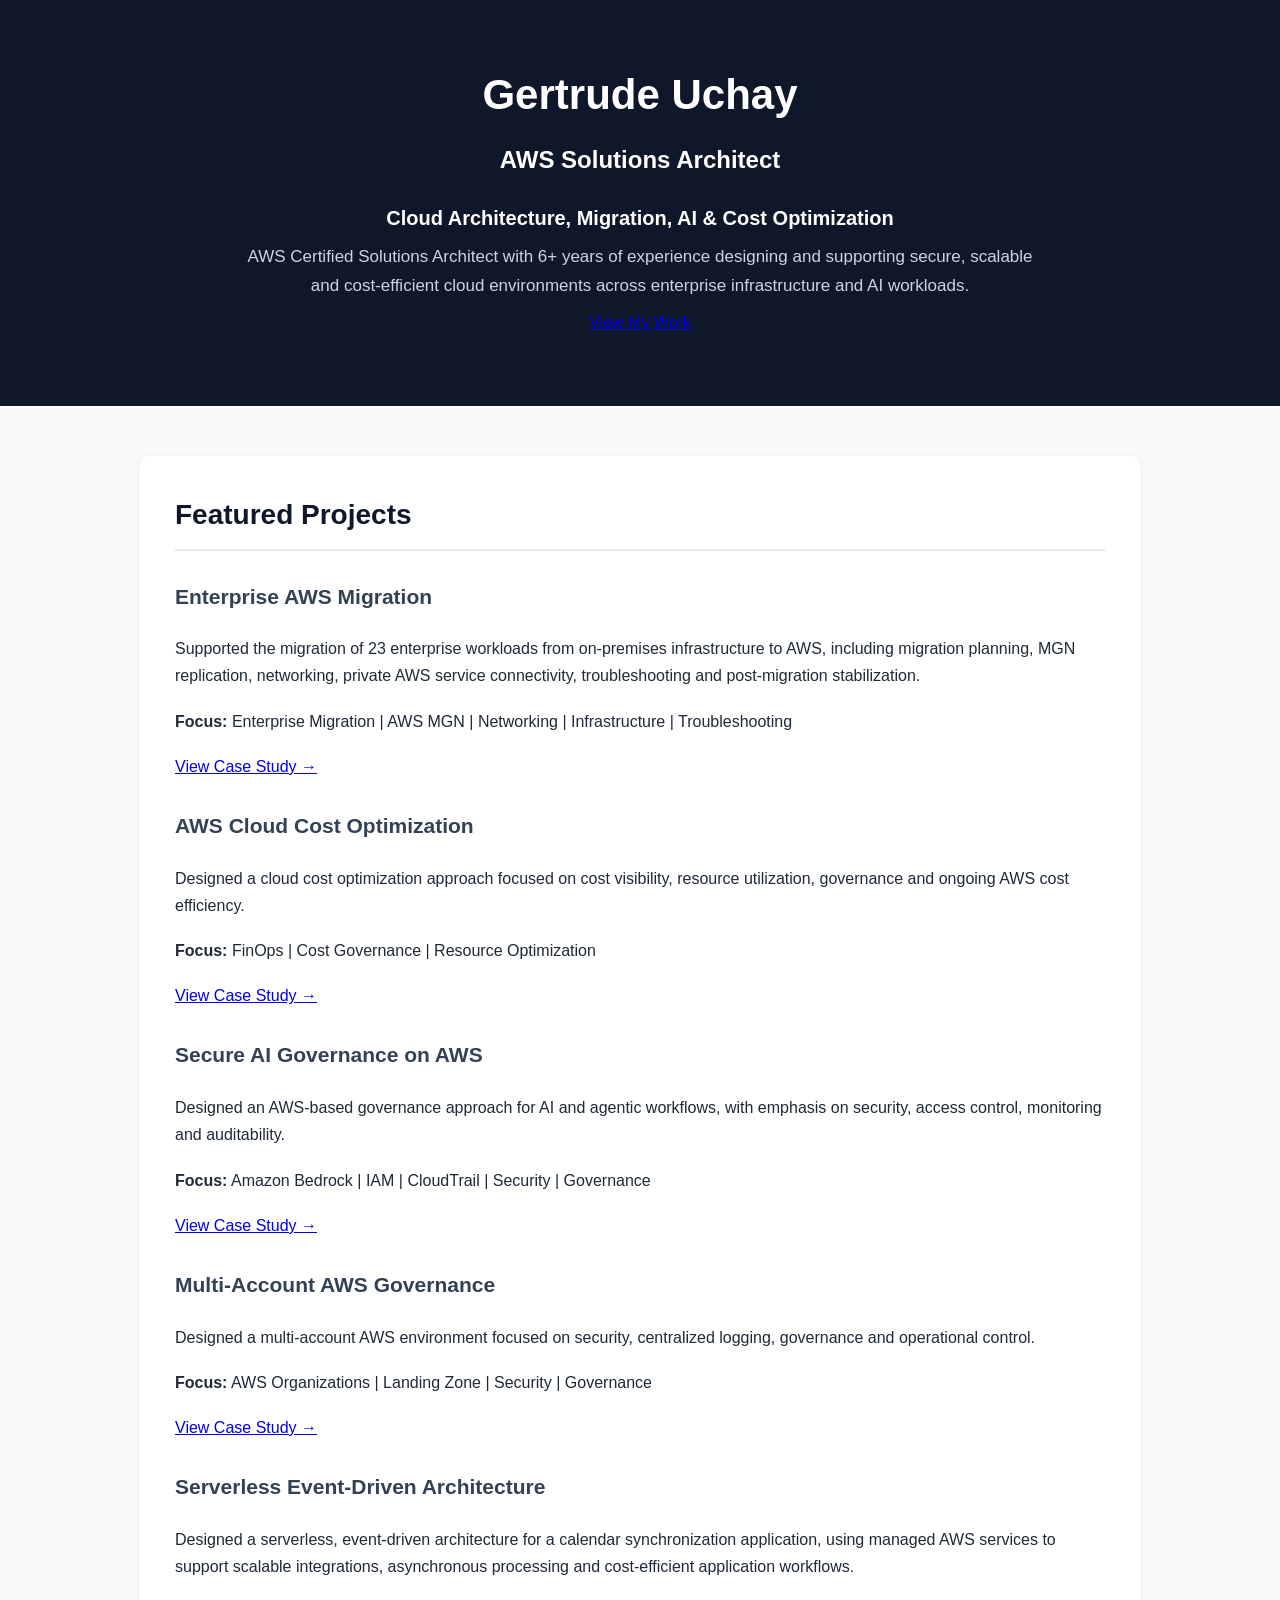
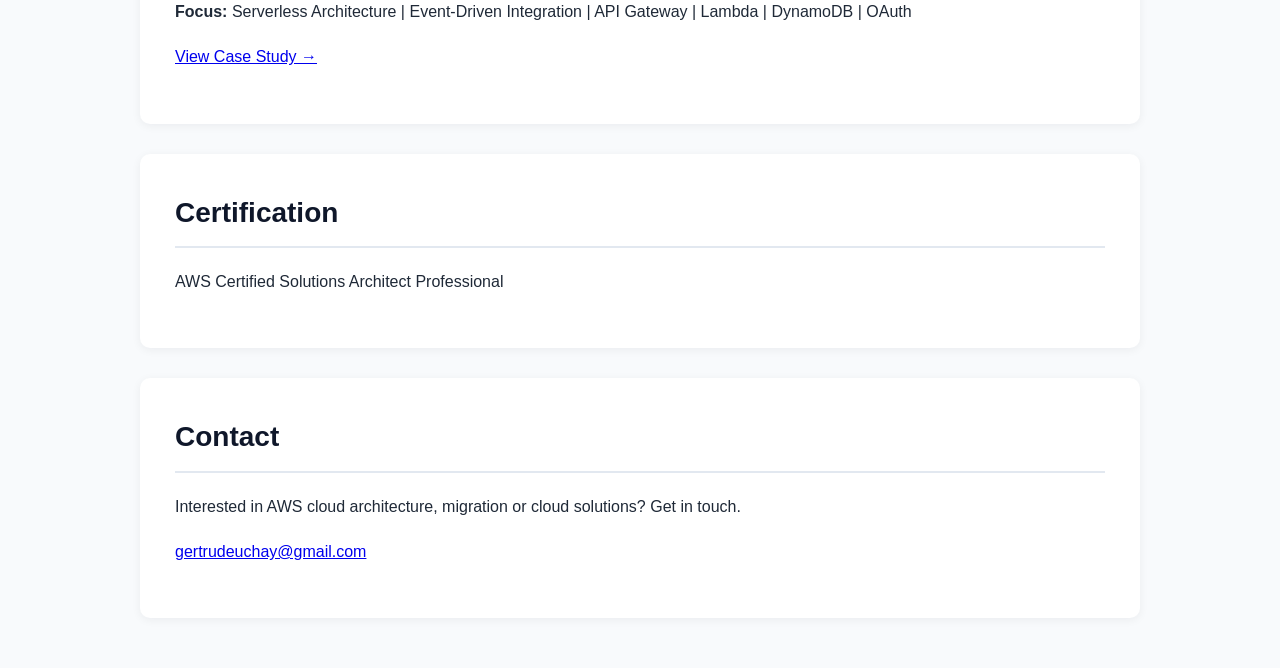
<file: index.html>
<!DOCTYPE html>
<html lang="en">

<head>
    <meta charset="UTF-8">
    <link rel="stylesheet" href="style.css">
    <meta name="viewport" content="width=device-width, initial-scale=1.0">
    <title>Gertrude Uchay | AWS Solutions Architect</title>
</head>

<body>

    <header>
        <h1>Gertrude Uchay</h1>

        <h2>AWS Solutions Architect</h2>

        <p>
            Cloud Architecture, Migration, AI & Cost Optimization
        </p>

        <p>
            AWS Certified Solutions Architect with 6+ years of experience
            designing and supporting secure, scalable and cost-efficient
            cloud environments across enterprise infrastructure and AI
            workloads.
        </p>

        <a href="#projects">View My Work</a>
    </header>


    <main>

        <section id="projects">
            <h2>Featured Projects</h2>


            <div class="project">
                <h3>Enterprise AWS Migration</h3>

                <p>
                    Supported the migration of 23 enterprise workloads from
                    on-premises infrastructure to AWS, including migration
                    planning, MGN replication, networking, private AWS service
                    connectivity, troubleshooting and post-migration
                    stabilization.
                </p>

                <p>
                    <strong>Focus:</strong>
                    Enterprise Migration | AWS MGN | Networking |
                    Infrastructure | Troubleshooting
                </p>

                <p>
                    <a href="projects/enterprise-aws-migration/">
                        View Case Study →
                    </a>
                </p>
            </div>


            <div class="project">
                <h3>AWS Cloud Cost Optimization</h3>

                <p>
                    Designed a cloud cost optimization approach focused on
                    cost visibility, resource utilization, governance and
                    ongoing AWS cost efficiency.
                </p>

                <p>
                    <strong>Focus:</strong>
                    FinOps | Cost Governance | Resource Optimization
                </p>

                <p>
                    <a href="projects/aws-cost-optimization/">
                        View Case Study →
                    </a>
                </p>
            </div>


            <div class="project">
                <h3>Secure AI Governance on AWS</h3>

                <p>
                    Designed an AWS-based governance approach for AI and
                    agentic workflows, with emphasis on security, access
                    control, monitoring and auditability.
                </p>

                <p>
                    <strong>Focus:</strong>
                    Amazon Bedrock | IAM | CloudTrail | Security |
                    Governance
                </p>

                <p>
                    <a href="projects/secure-ai-governance/">
                        View Case Study →
                    </a>
                </p>
            </div>


            <div class="project">
                <h3>Multi-Account AWS Governance</h3>

                <p>
                    Designed a multi-account AWS environment focused on
                    security, centralized logging, governance and operational
                    control.
                </p>

                <p>
                    <strong>Focus:</strong>
                    AWS Organizations | Landing Zone | Security |
                    Governance
                </p>

                <p>
                    <a href="projects/multi-account-governance/">
                        View Case Study →
                    </a>
                </p>
            </div>


            <div class="project">
                <h3>Serverless Event-Driven Architecture</h3>

                <p>
                    Designed a serverless, event-driven architecture for a
                    calendar synchronization application, using managed AWS
                    services to support scalable integrations, asynchronous
                    processing and cost-efficient application workflows.
                </p>

                <p>
                    <strong>Focus:</strong>
                    Serverless Architecture | Event-Driven Integration |
                    API Gateway | Lambda | DynamoDB | OAuth
                </p>

                <p>
                    <a href="projects/calendar-sync/">
                        View Case Study →
                    </a>
                </p>
            </div>

        </section>


        <section>
            <h2>Certification</h2>

            <p>
                AWS Certified Solutions Architect Professional
            </p>
        </section>


        <section>
            <h2>Contact</h2>

            <p>
                Interested in AWS cloud architecture, migration or
                cloud solutions? Get in touch.
            </p>

            <p>
                <a href="mailto:gertrudeuchay@gmail.com">
                    gertrudeuchay@gmail.com
                </a>
            </p>
        </section>

    </main>

</body>
</html>
</file>
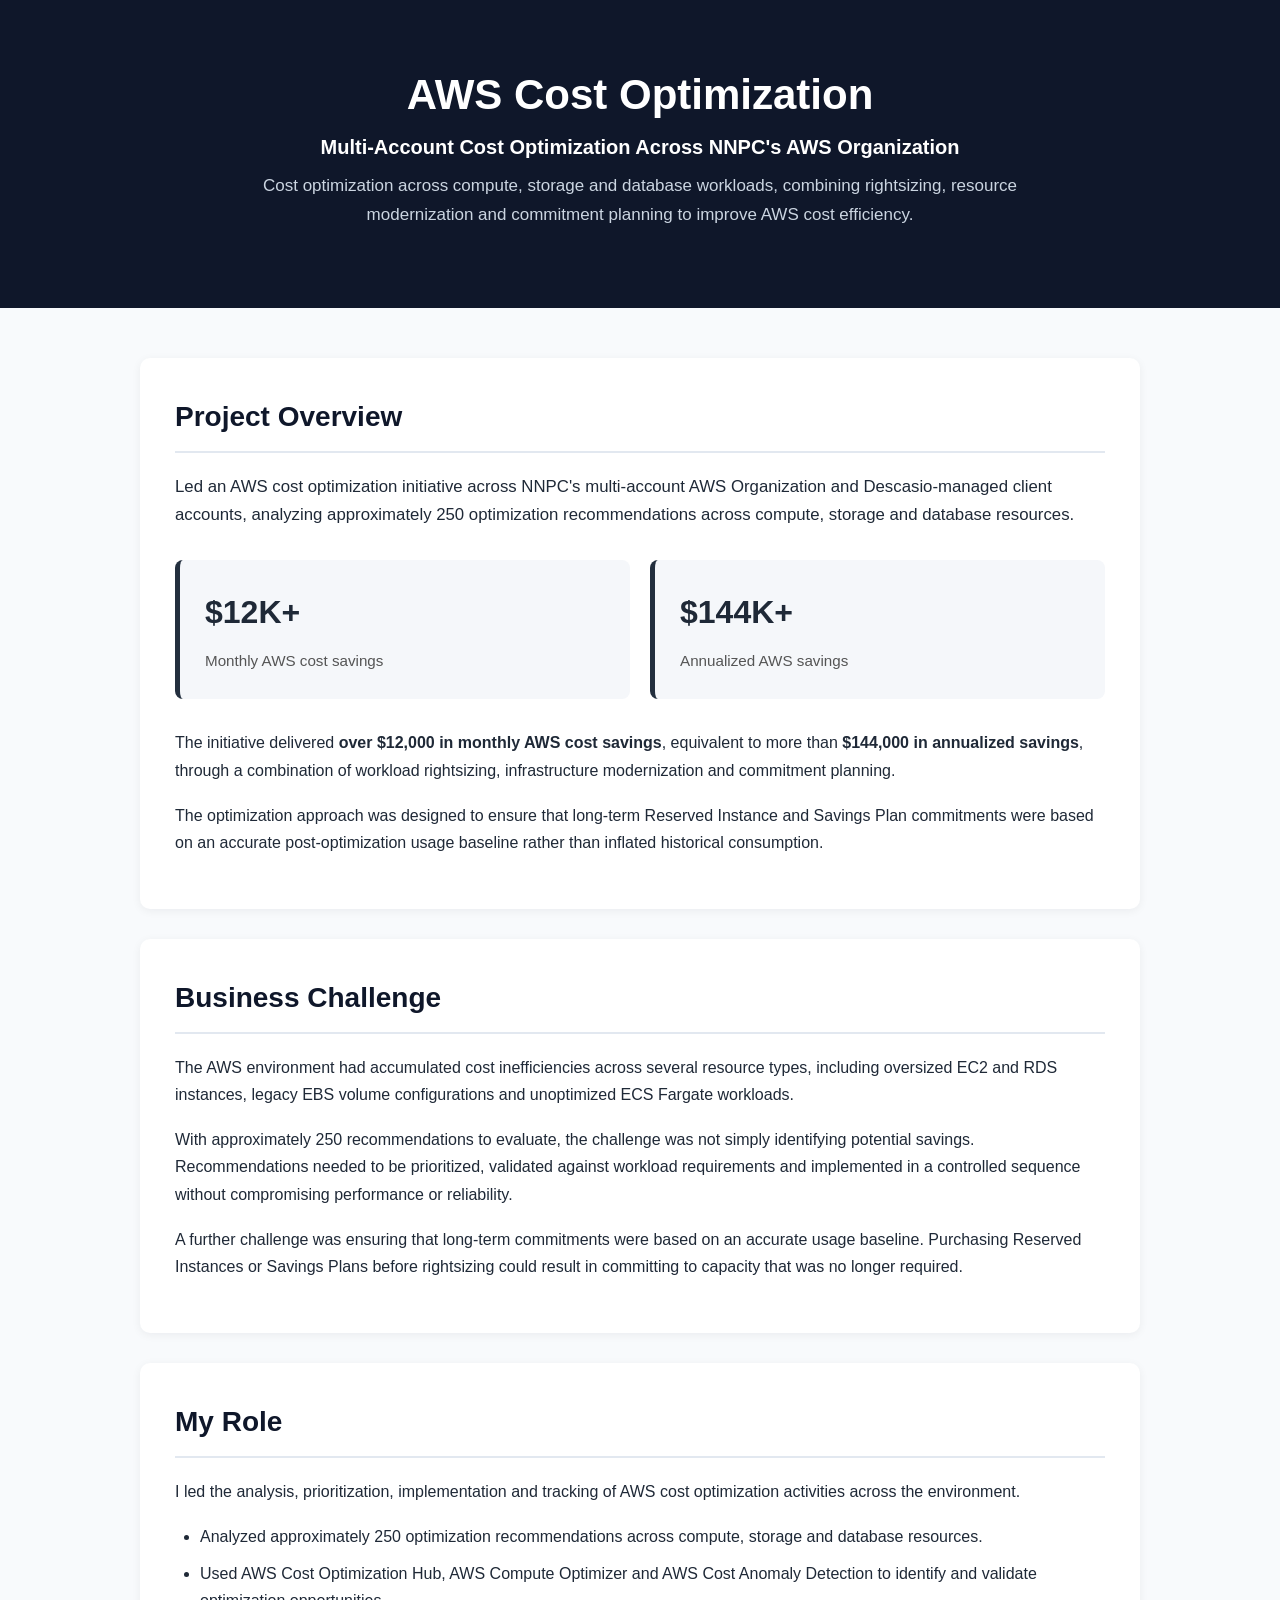
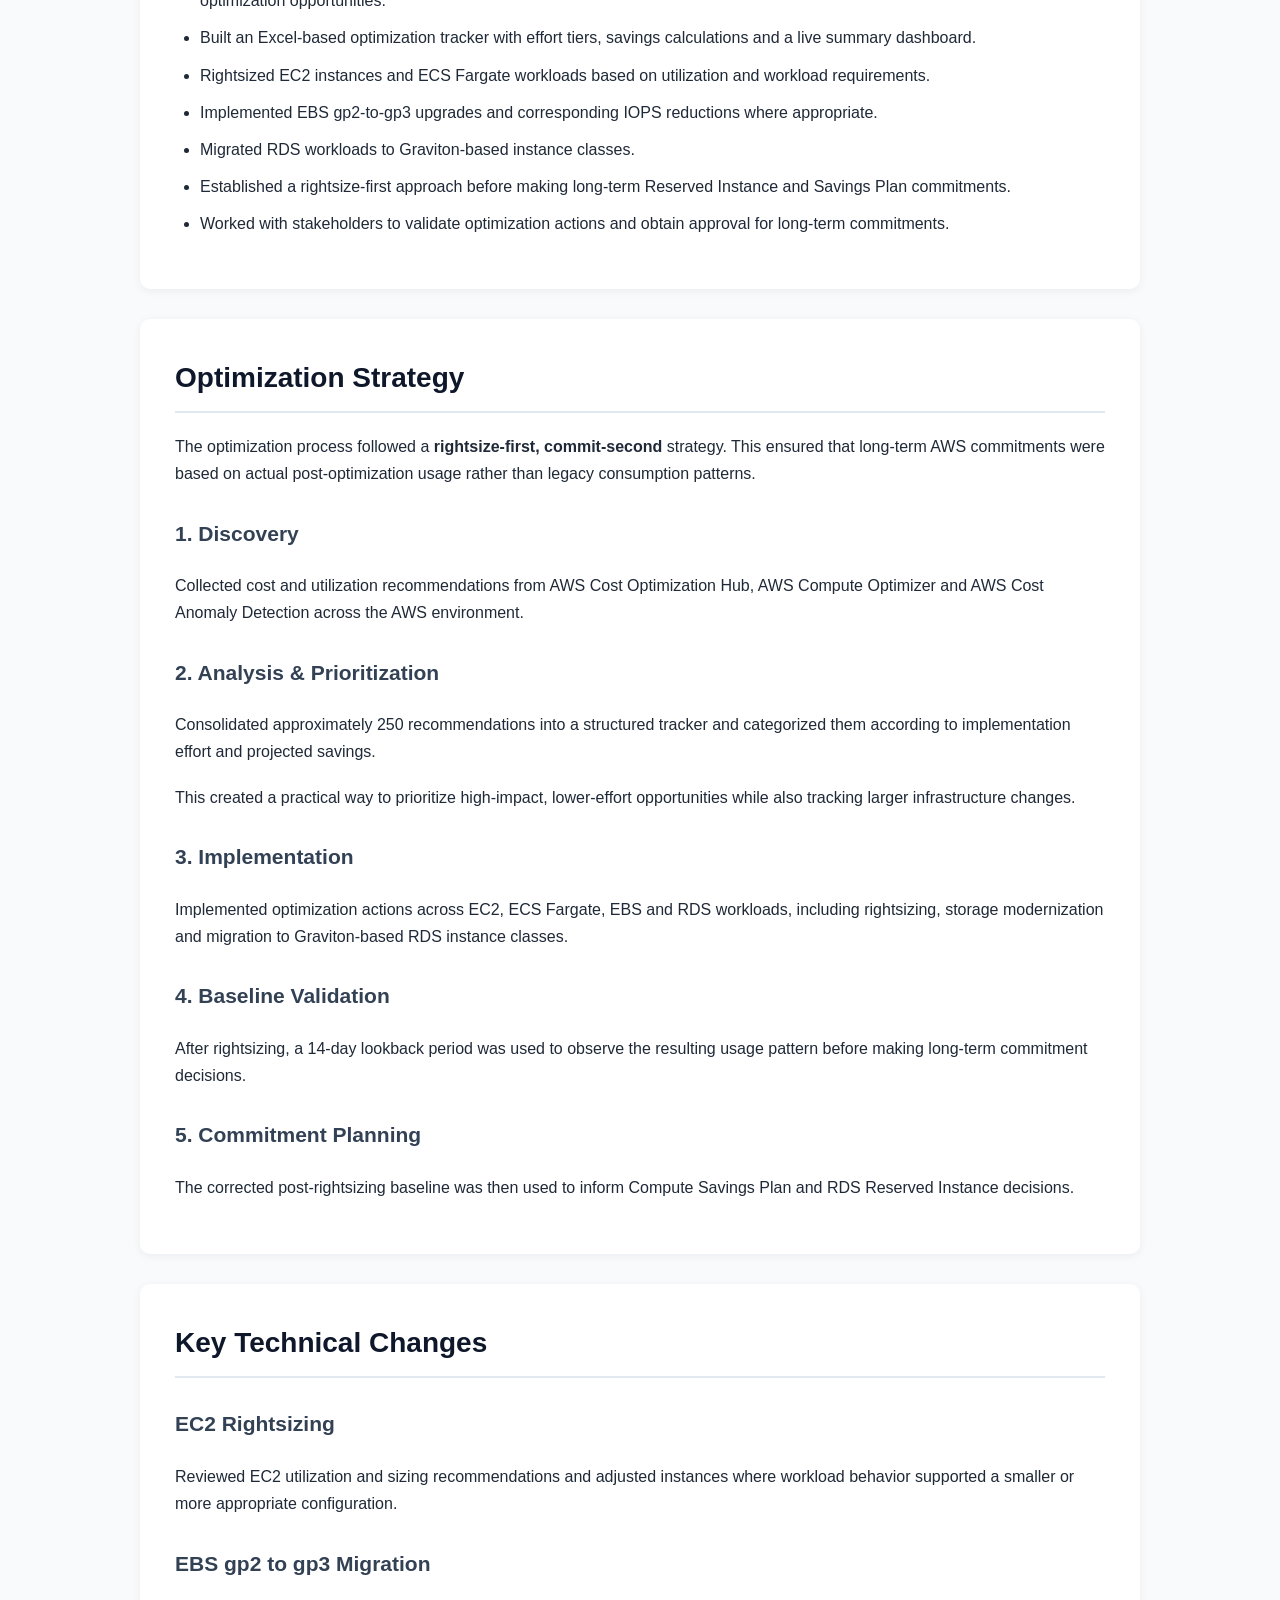
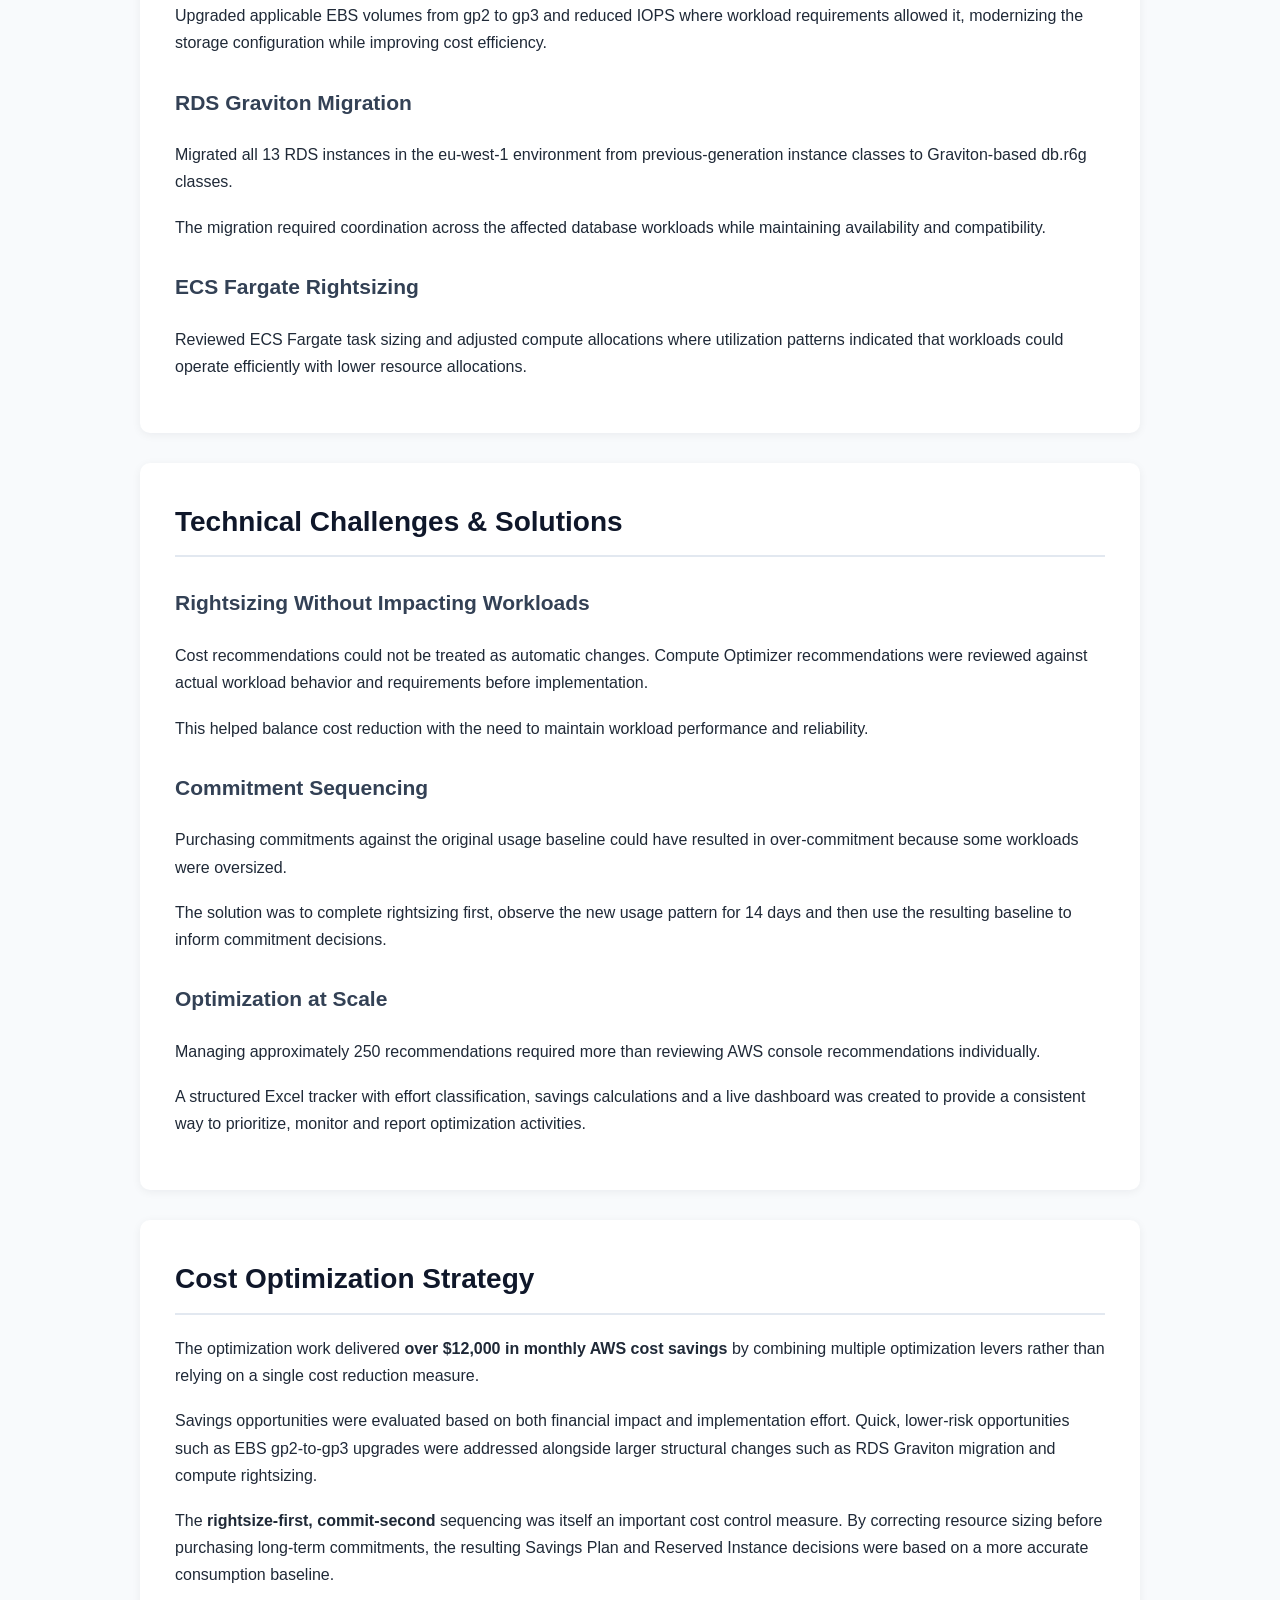
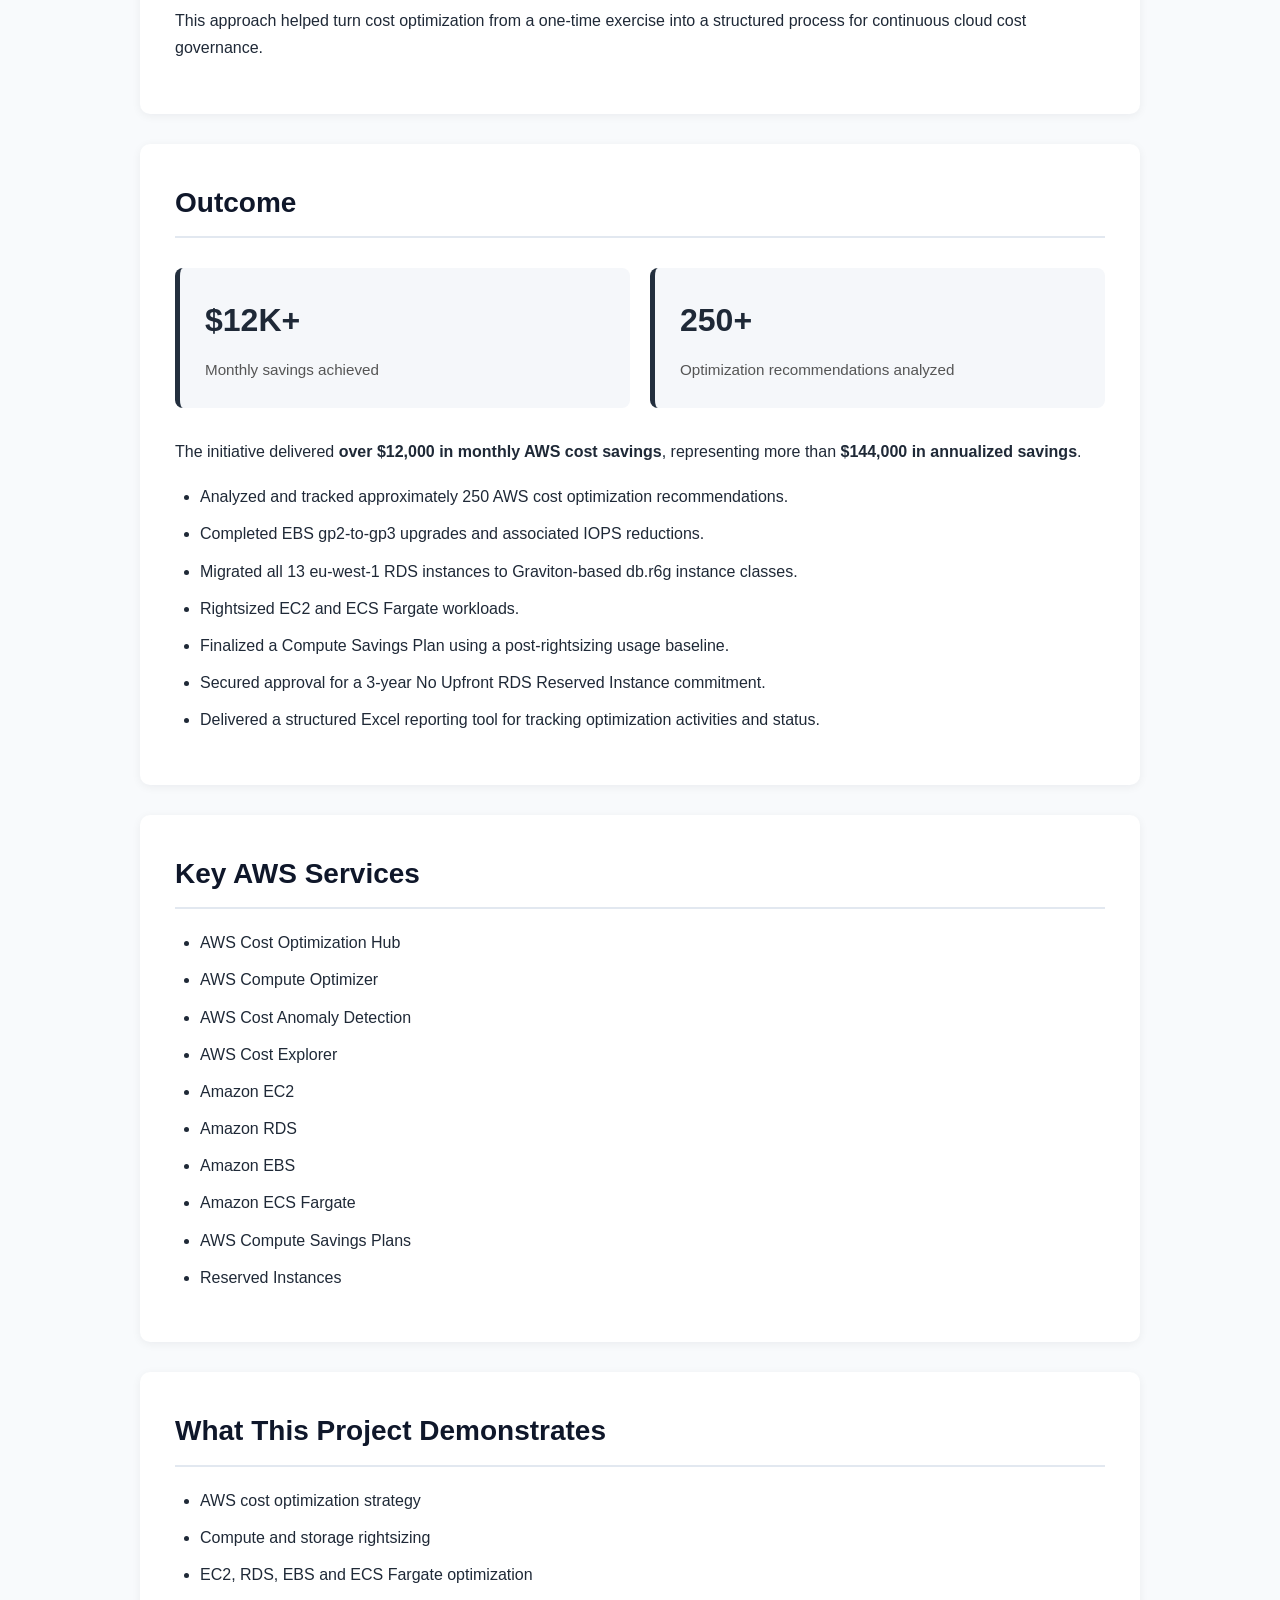
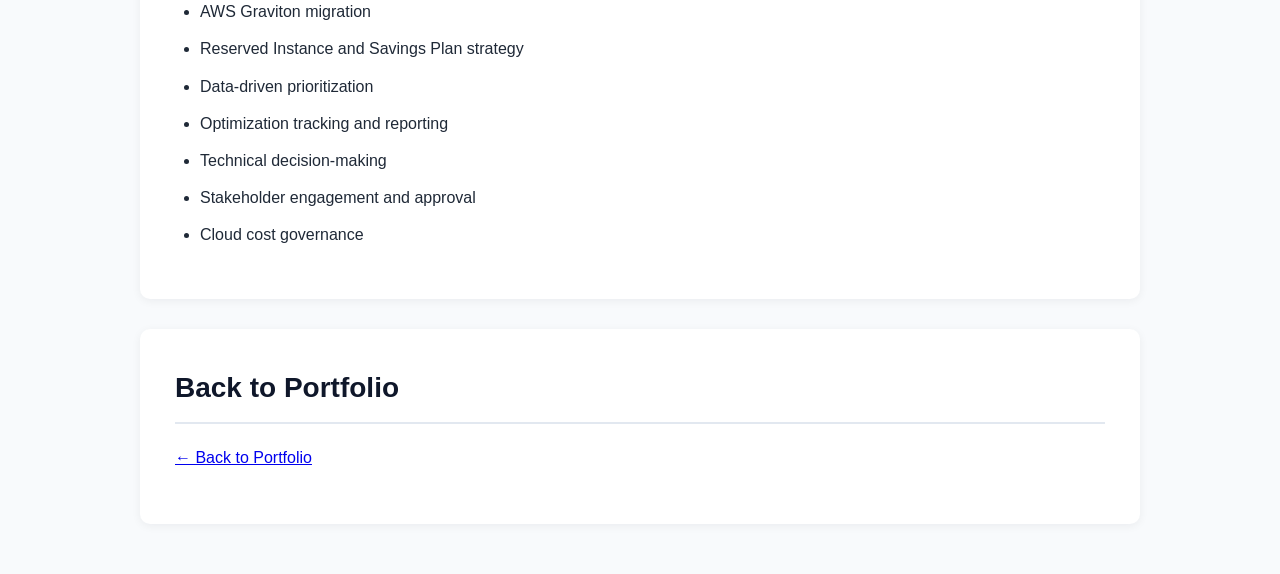
<file: projects/aws-cost-optimization/index.html>
<!DOCTYPE html>
<html lang="en">

<head>
    <meta charset="UTF-8">
    <link rel="stylesheet" href="../../style.css">
    <meta name="viewport" content="width=device-width, initial-scale=1.0">
    <title>AWS Cost Optimization | Gertrude Uchay</title>

    <style>
        .impact-highlight {
            display: grid;
            grid-template-columns: repeat(2, 1fr);
            gap: 20px;
            margin: 30px 0;
        }

        .impact-card {
            background: #f5f7fa;
            border-left: 5px solid #232f3e;
            padding: 25px;
            border-radius: 8px;
        }

        .impact-card .number {
            display: block;
            font-size: 2rem;
            font-weight: 700;
            margin-bottom: 8px;
        }

        .impact-card .label {
            font-size: 0.95rem;
            color: #555;
        }

        .project-summary {
            font-size: 1.05rem;
            line-height: 1.7;
        }

        .highlight {
            font-weight: 700;
        }

        @media (max-width: 700px) {
            .impact-highlight {
                grid-template-columns: 1fr;
            }
        }
    </style>
</head>

<body>

<header>
    <h1>AWS Cost Optimization</h1>

    <p>Multi-Account Cost Optimization Across NNPC's AWS Organization</p>

    <p>
        Cost optimization across compute, storage and database workloads,
        combining rightsizing, resource modernization and commitment planning
        to improve AWS cost efficiency.
    </p>
</header>


<main>

    <section>
        <h2>Project Overview</h2>

        <p class="project-summary">
            Led an AWS cost optimization initiative across NNPC's multi-account
            AWS Organization and Descasio-managed client accounts, analyzing
            approximately 250 optimization recommendations across compute,
            storage and database resources.
        </p>

        <div class="impact-highlight">

            <div class="impact-card">
                <span class="number">$12K+</span>
                <span class="label">Monthly AWS cost savings</span>
            </div>

            <div class="impact-card">
                <span class="number">$144K+</span>
                <span class="label">Annualized AWS savings</span>
            </div>

        </div>

        <p>
            The initiative delivered <strong>over $12,000 in monthly AWS cost
            savings</strong>, equivalent to more than <strong>$144,000 in
            annualized savings</strong>, through a combination of workload
            rightsizing, infrastructure modernization and commitment planning.
        </p>

        <p>
            The optimization approach was designed to ensure that long-term
            Reserved Instance and Savings Plan commitments were based on an
            accurate post-optimization usage baseline rather than inflated
            historical consumption.
        </p>
    </section>


    <section>
        <h2>Business Challenge</h2>

        <p>
            The AWS environment had accumulated cost inefficiencies across
            several resource types, including oversized EC2 and RDS instances,
            legacy EBS volume configurations and unoptimized ECS Fargate
            workloads.
        </p>

        <p>
            With approximately 250 recommendations to evaluate, the challenge
            was not simply identifying potential savings. Recommendations
            needed to be prioritized, validated against workload requirements
            and implemented in a controlled sequence without compromising
            performance or reliability.
        </p>

        <p>
            A further challenge was ensuring that long-term commitments were
            based on an accurate usage baseline. Purchasing Reserved Instances
            or Savings Plans before rightsizing could result in committing to
            capacity that was no longer required.
        </p>
    </section>


    <section>
        <h2>My Role</h2>

        <p>
            I led the analysis, prioritization, implementation and tracking of
            AWS cost optimization activities across the environment.
        </p>

        <ul>
            <li>
                Analyzed approximately 250 optimization recommendations across
                compute, storage and database resources.
            </li>

            <li>
                Used AWS Cost Optimization Hub, AWS Compute Optimizer and AWS
                Cost Anomaly Detection to identify and validate optimization
                opportunities.
            </li>

            <li>
                Built an Excel-based optimization tracker with effort tiers,
                savings calculations and a live summary dashboard.
            </li>

            <li>
                Rightsized EC2 instances and ECS Fargate workloads based on
                utilization and workload requirements.
            </li>

            <li>
                Implemented EBS gp2-to-gp3 upgrades and corresponding IOPS
                reductions where appropriate.
            </li>

            <li>
                Migrated RDS workloads to Graviton-based instance classes.
            </li>

            <li>
                Established a rightsize-first approach before making long-term
                Reserved Instance and Savings Plan commitments.
            </li>

            <li>
                Worked with stakeholders to validate optimization actions and
                obtain approval for long-term commitments.
            </li>
        </ul>
    </section>


    <section>
        <h2>Optimization Strategy</h2>

        <p>
            The optimization process followed a
            <strong>rightsize-first, commit-second</strong> strategy.
            This ensured that long-term AWS commitments were based on actual
            post-optimization usage rather than legacy consumption patterns.
        </p>


        <h3>1. Discovery</h3>

        <p>
            Collected cost and utilization recommendations from AWS Cost
            Optimization Hub, AWS Compute Optimizer and AWS Cost Anomaly
            Detection across the AWS environment.
        </p>


        <h3>2. Analysis & Prioritization</h3>

        <p>
            Consolidated approximately 250 recommendations into a structured
            tracker and categorized them according to implementation effort
            and projected savings.
        </p>

        <p>
            This created a practical way to prioritize high-impact,
            lower-effort opportunities while also tracking larger
            infrastructure changes.
        </p>


        <h3>3. Implementation</h3>

        <p>
            Implemented optimization actions across EC2, ECS Fargate, EBS and
            RDS workloads, including rightsizing, storage modernization and
            migration to Graviton-based RDS instance classes.
        </p>


        <h3>4. Baseline Validation</h3>

        <p>
            After rightsizing, a 14-day lookback period was used to observe
            the resulting usage pattern before making long-term commitment
            decisions.
        </p>


        <h3>5. Commitment Planning</h3>

        <p>
            The corrected post-rightsizing baseline was then used to inform
            Compute Savings Plan and RDS Reserved Instance decisions.
        </p>
    </section>


    <section>
        <h2>Key Technical Changes</h2>


        <h3>EC2 Rightsizing</h3>

        <p>
            Reviewed EC2 utilization and sizing recommendations and adjusted
            instances where workload behavior supported a smaller or more
            appropriate configuration.
        </p>


        <h3>EBS gp2 to gp3 Migration</h3>

        <p>
            Upgraded applicable EBS volumes from gp2 to gp3 and reduced IOPS
            where workload requirements allowed it, modernizing the storage
            configuration while improving cost efficiency.
        </p>


        <h3>RDS Graviton Migration</h3>

        <p>
            Migrated all 13 RDS instances in the eu-west-1 environment from
            previous-generation instance classes to Graviton-based db.r6g
            classes.
        </p>

        <p>
            The migration required coordination across the affected database
            workloads while maintaining availability and compatibility.
        </p>


        <h3>ECS Fargate Rightsizing</h3>

        <p>
            Reviewed ECS Fargate task sizing and adjusted compute allocations
            where utilization patterns indicated that workloads could operate
            efficiently with lower resource allocations.
        </p>
    </section>


    <section>
        <h2>Technical Challenges & Solutions</h2>


        <h3>Rightsizing Without Impacting Workloads</h3>

        <p>
            Cost recommendations could not be treated as automatic changes.
            Compute Optimizer recommendations were reviewed against actual
            workload behavior and requirements before implementation.
        </p>

        <p>
            This helped balance cost reduction with the need to maintain
            workload performance and reliability.
        </p>


        <h3>Commitment Sequencing</h3>

        <p>
            Purchasing commitments against the original usage baseline could
            have resulted in over-commitment because some workloads were
            oversized.
        </p>

        <p>
            The solution was to complete rightsizing first, observe the new
            usage pattern for 14 days and then use the resulting baseline to
            inform commitment decisions.
        </p>


        <h3>Optimization at Scale</h3>

        <p>
            Managing approximately 250 recommendations required more than
            reviewing AWS console recommendations individually.
        </p>

        <p>
            A structured Excel tracker with effort classification, savings
            calculations and a live dashboard was created to provide a
            consistent way to prioritize, monitor and report optimization
            activities.
        </p>
    </section>


    <section>
        <h2>Cost Optimization Strategy</h2>

        <p>
            The optimization work delivered
            <strong>over $12,000 in monthly AWS cost savings</strong> by
            combining multiple optimization levers rather than relying on a
            single cost reduction measure.
        </p>

        <p>
            Savings opportunities were evaluated based on both financial impact
            and implementation effort. Quick, lower-risk opportunities such as
            EBS gp2-to-gp3 upgrades were addressed alongside larger structural
            changes such as RDS Graviton migration and compute rightsizing.
        </p>

        <p>
            The <strong>rightsize-first, commit-second</strong> sequencing was
            itself an important cost control measure. By correcting resource
            sizing before purchasing long-term commitments, the resulting
            Savings Plan and Reserved Instance decisions were based on a more
            accurate consumption baseline.
        </p>

        <p>
            This approach helped turn cost optimization from a one-time
            exercise into a structured process for continuous cloud cost
            governance.
        </p>
    </section>


    <section>
        <h2>Outcome</h2>

        <div class="impact-highlight">

            <div class="impact-card">
                <span class="number">$12K+</span>
                <span class="label">Monthly savings achieved</span>
            </div>

            <div class="impact-card">
                <span class="number">250+</span>
                <span class="label">Optimization recommendations analyzed</span>
            </div>

        </div>

        <p>
            The initiative delivered
            <strong>over $12,000 in monthly AWS cost savings</strong>,
            representing more than <strong>$144,000 in annualized
            savings</strong>.
        </p>

        <ul>
            <li>
                Analyzed and tracked approximately 250 AWS cost optimization
                recommendations.
            </li>

            <li>
                Completed EBS gp2-to-gp3 upgrades and associated IOPS
                reductions.
            </li>

            <li>
                Migrated all 13 eu-west-1 RDS instances to Graviton-based
                db.r6g instance classes.
            </li>

            <li>
                Rightsized EC2 and ECS Fargate workloads.
            </li>

            <li>
                Finalized a Compute Savings Plan using a post-rightsizing
                usage baseline.
            </li>

            <li>
                Secured approval for a 3-year No Upfront RDS Reserved Instance
                commitment.
            </li>

            <li>
                Delivered a structured Excel reporting tool for tracking
                optimization activities and status.
            </li>
        </ul>
    </section>


    <section>
        <h2>Key AWS Services</h2>

        <ul>
            <li>AWS Cost Optimization Hub</li>
            <li>AWS Compute Optimizer</li>
            <li>AWS Cost Anomaly Detection</li>
            <li>AWS Cost Explorer</li>
            <li>Amazon EC2</li>
            <li>Amazon RDS</li>
            <li>Amazon EBS</li>
            <li>Amazon ECS Fargate</li>
            <li>AWS Compute Savings Plans</li>
            <li>Reserved Instances</li>
        </ul>
    </section>


    <section>
        <h2>What This Project Demonstrates</h2>

        <ul>
            <li>AWS cost optimization strategy</li>
            <li>Compute and storage rightsizing</li>
            <li>EC2, RDS, EBS and ECS Fargate optimization</li>
            <li>AWS Graviton migration</li>
            <li>Reserved Instance and Savings Plan strategy</li>
            <li>Data-driven prioritization</li>
            <li>Optimization tracking and reporting</li>
            <li>Technical decision-making</li>
            <li>Stakeholder engagement and approval</li>
            <li>Cloud cost governance</li>
        </ul>
    </section>


    <section>
        <h2>Back to Portfolio</h2>

        <p>
            <a href="../../index.html">← Back to Portfolio</a>
        </p>
    </section>

</main>

</body>
</html>
</file>
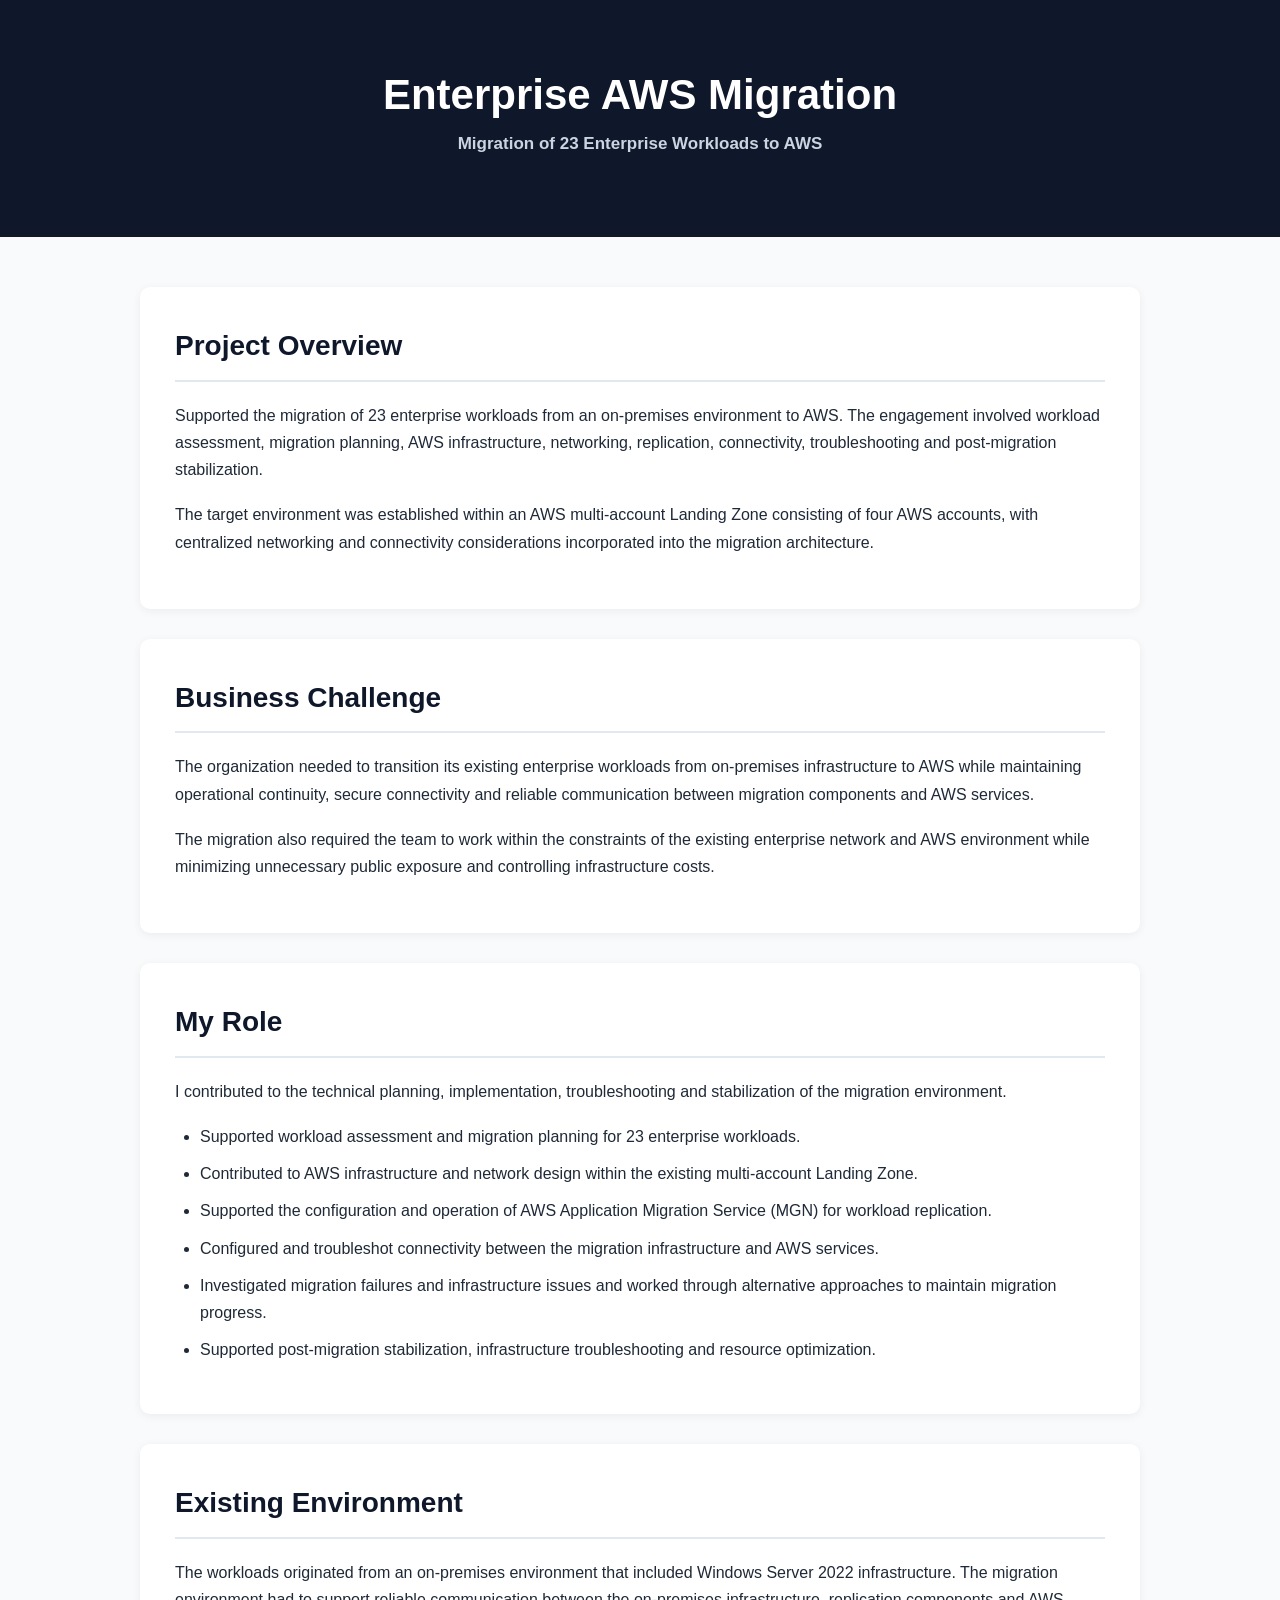
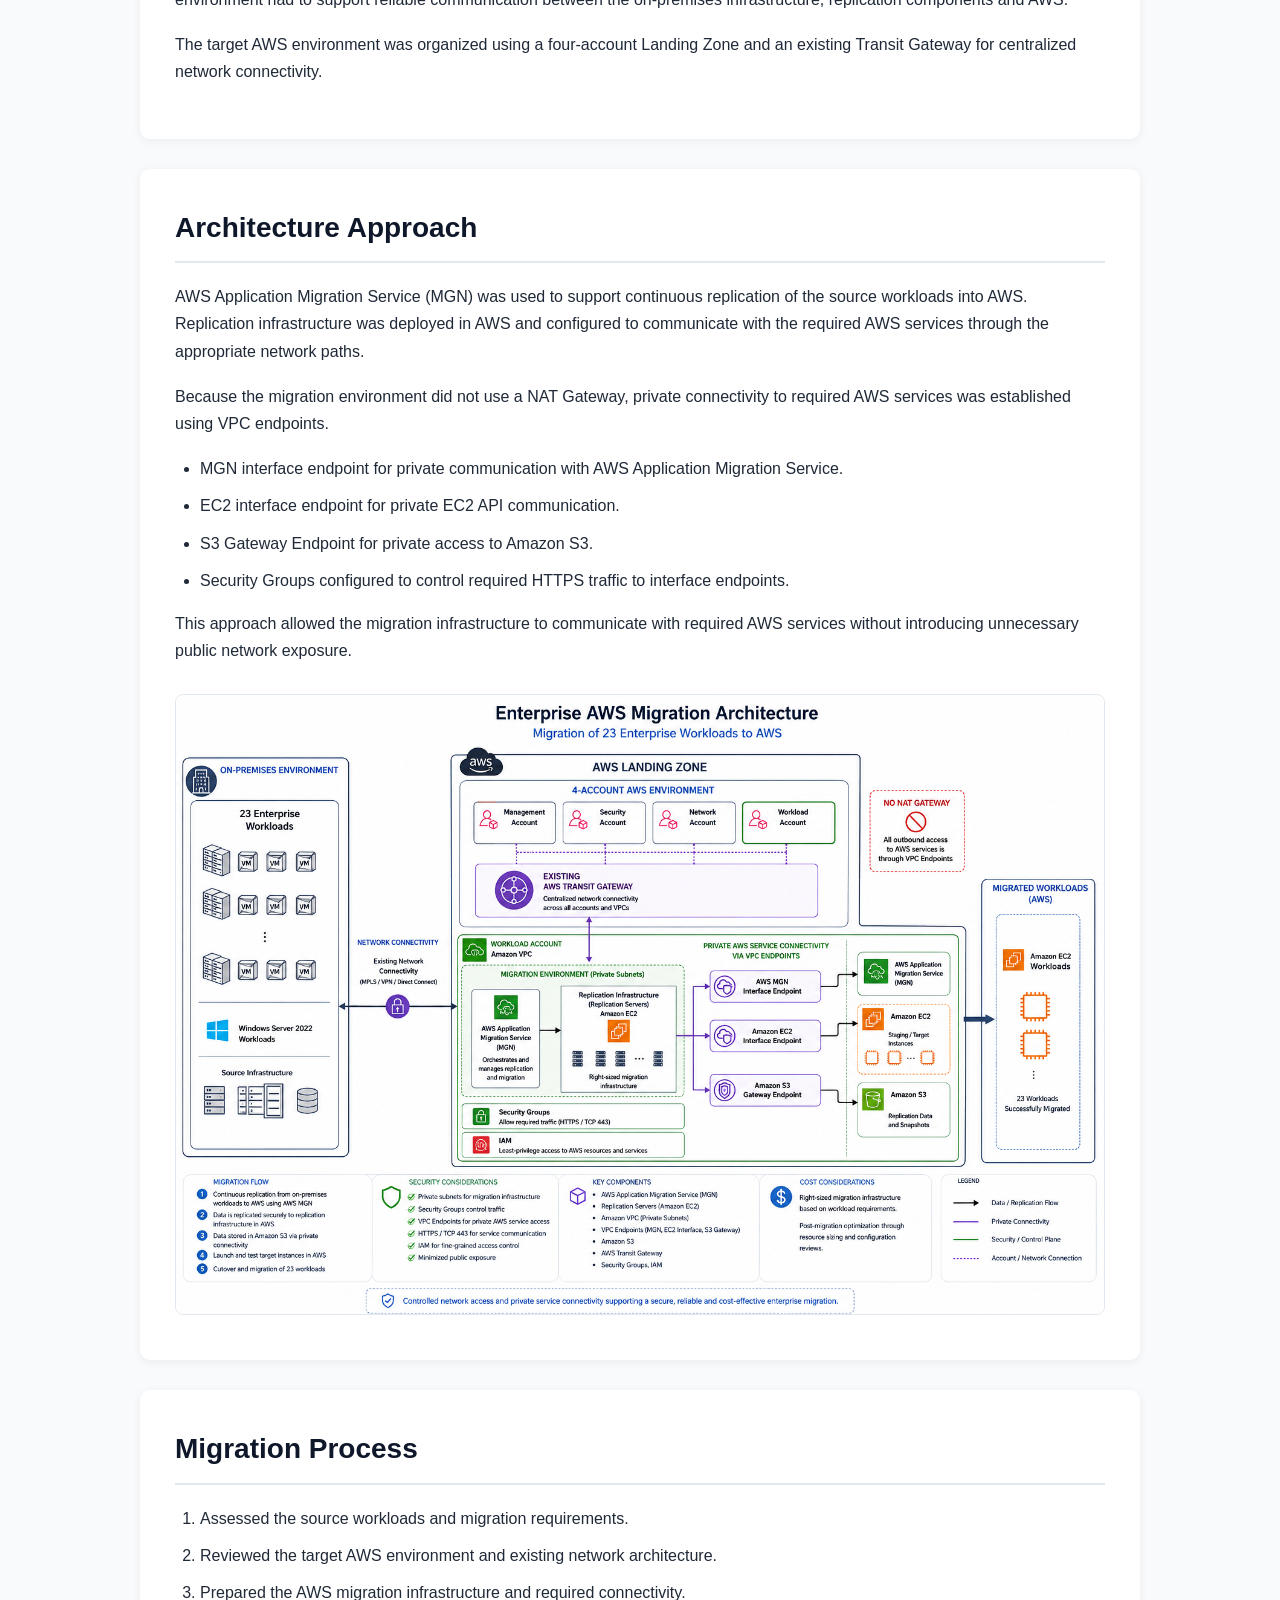
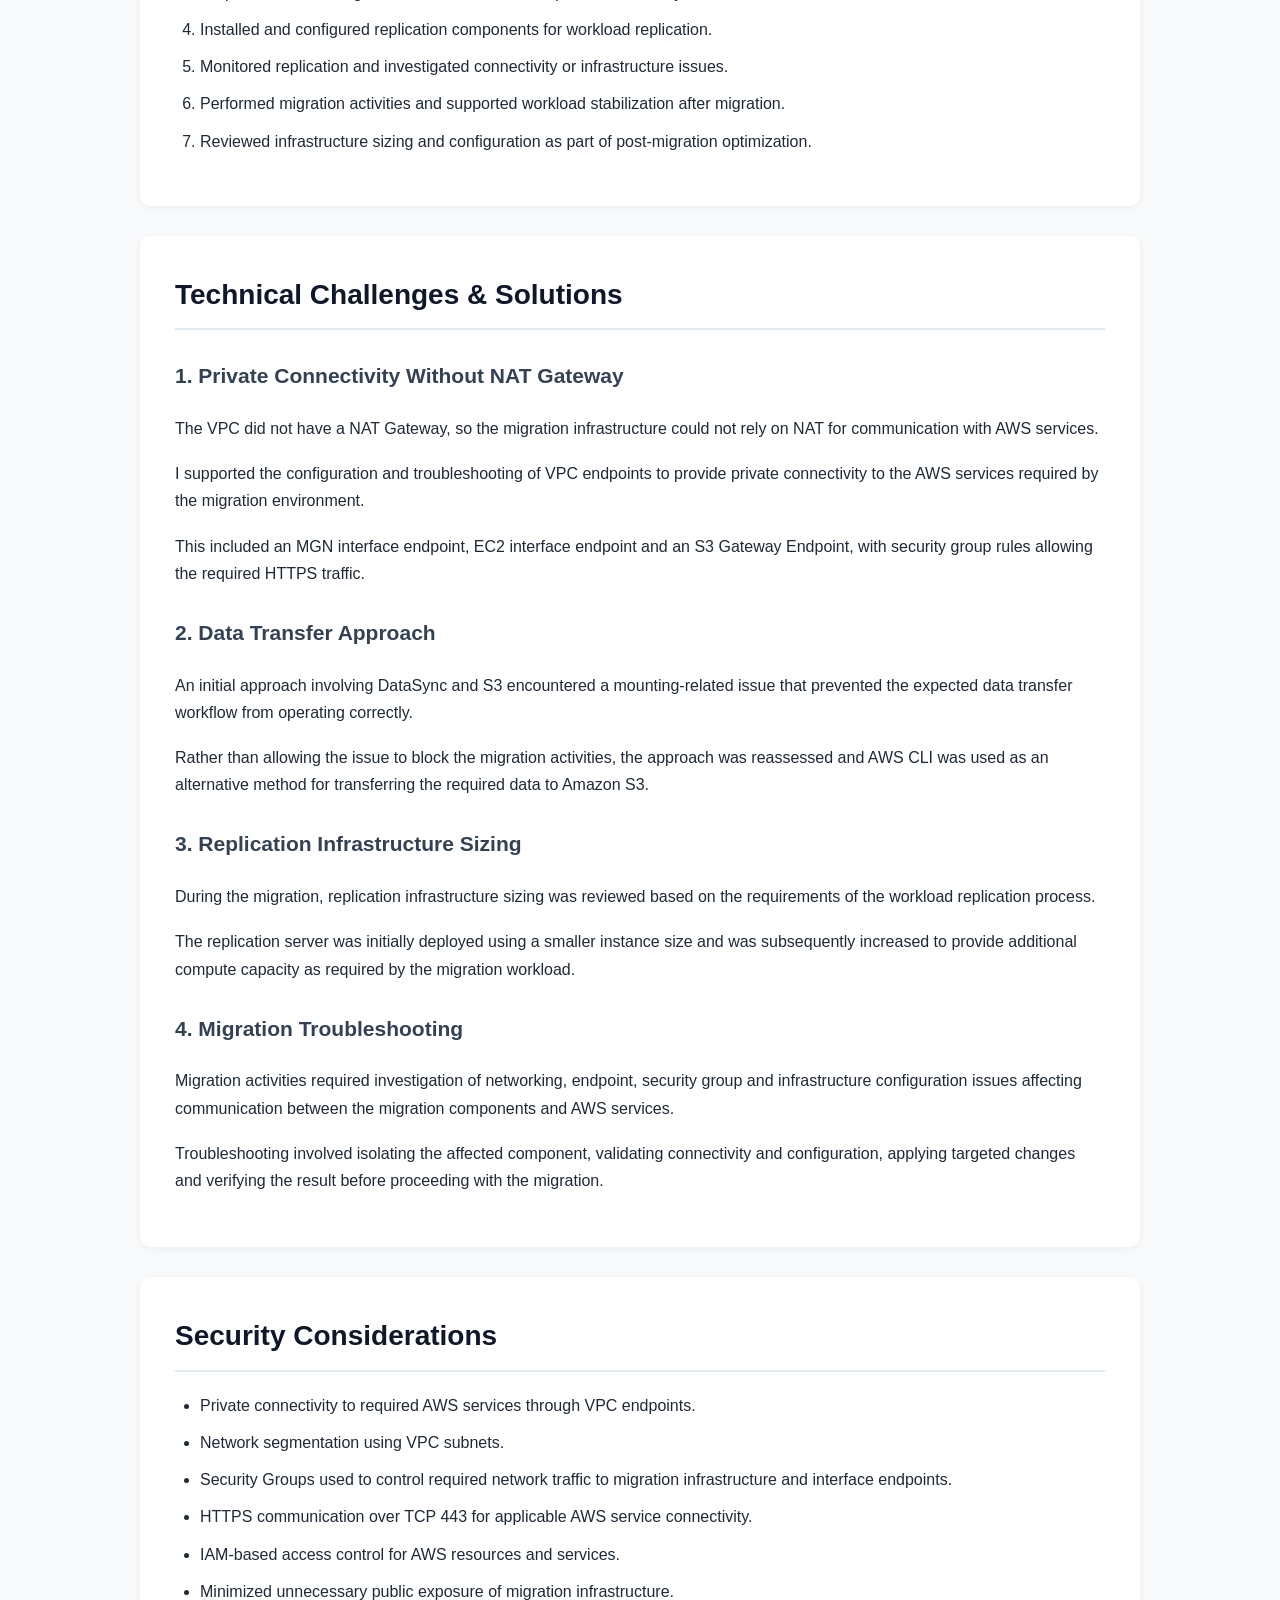
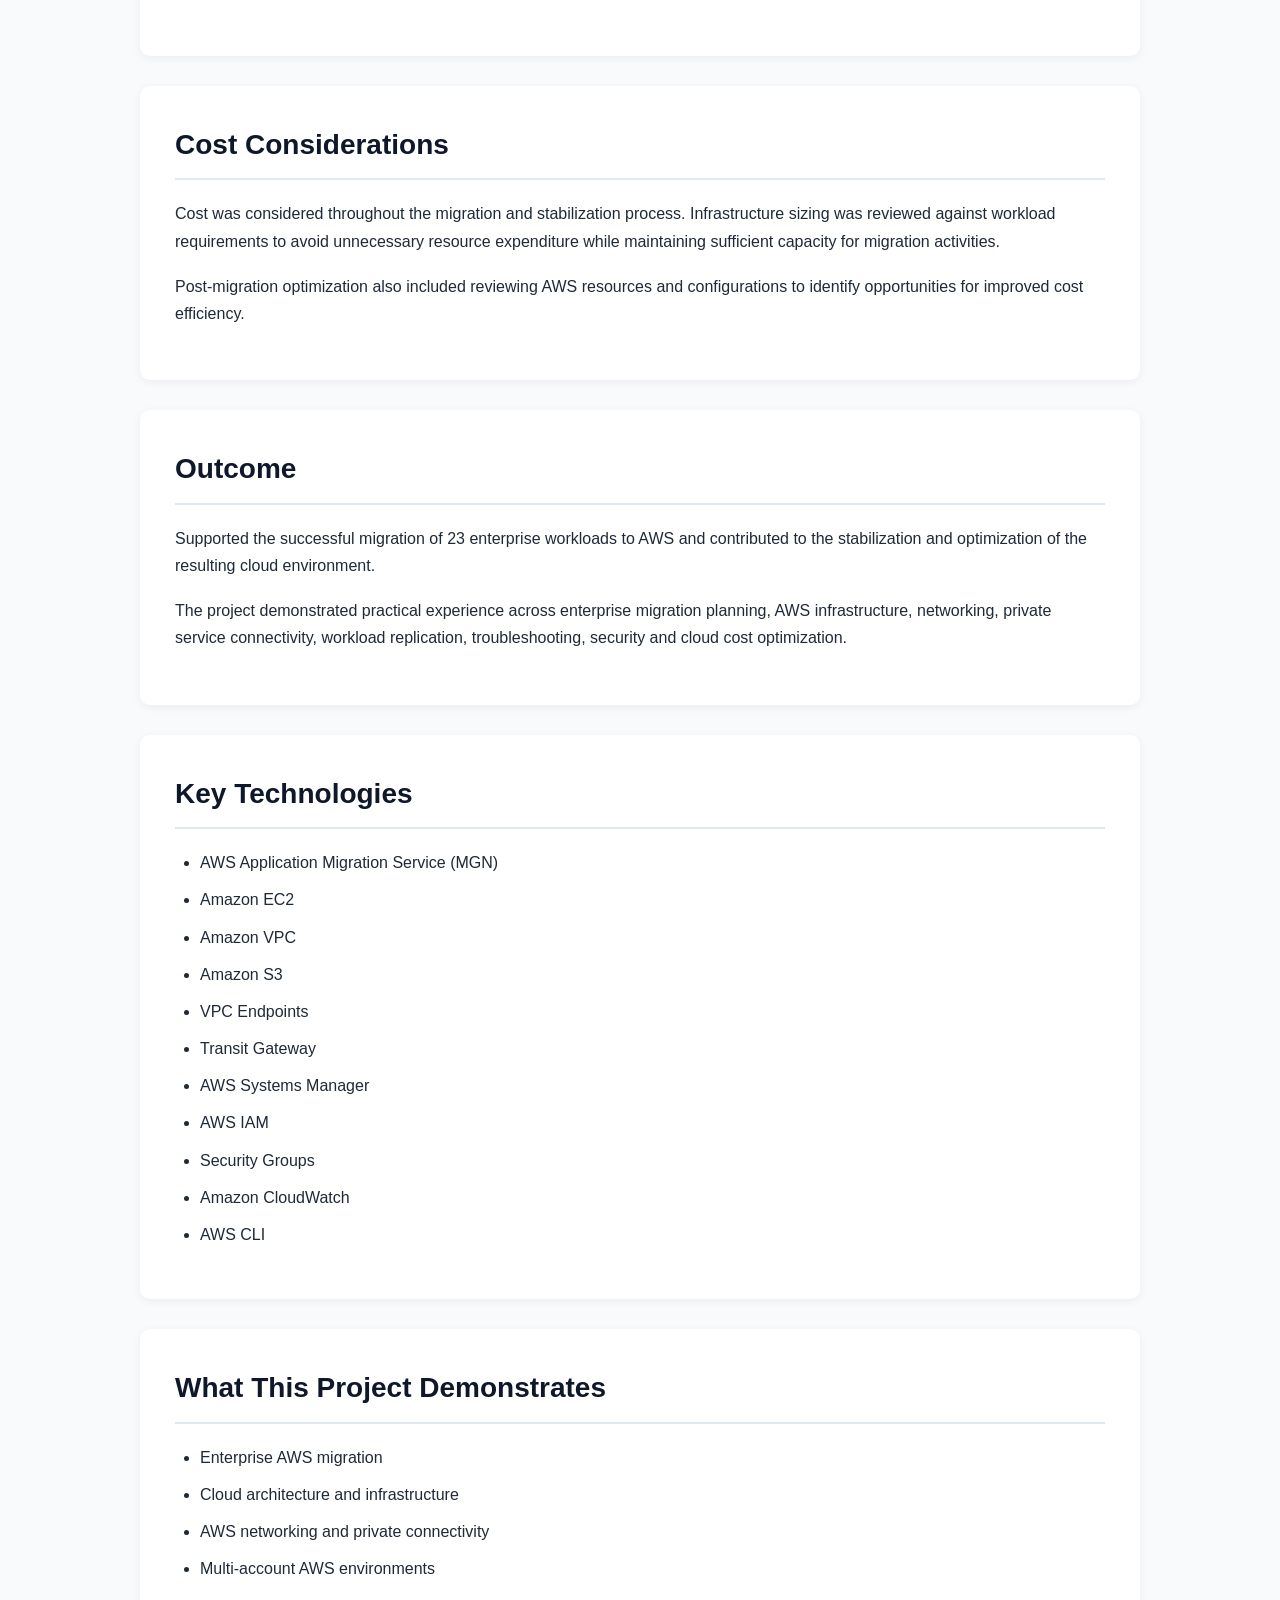
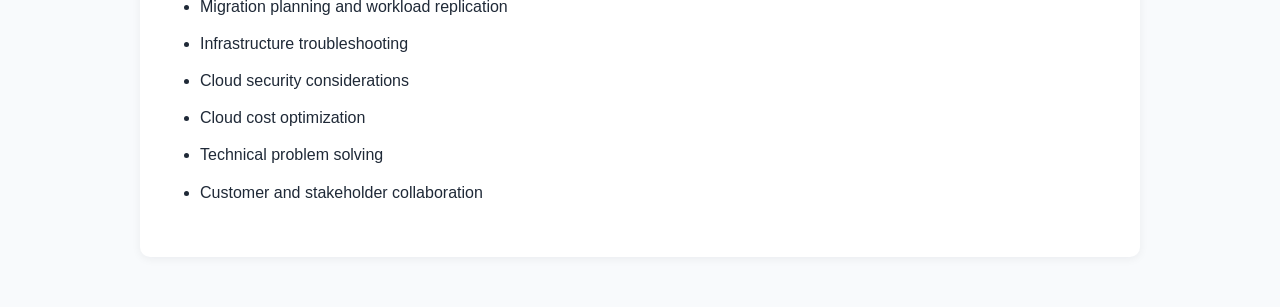
<file: projects/enterprise-aws-migration/index.html>
<!DOCTYPE html>
<html lang="en">
<head>
    <meta charset="UTF-8">
    <link rel="stylesheet" href="../../style.css">
    <meta name="viewport" content="width=device-width, initial-scale=1.0">
    <title>Enterprise AWS Migration | Gertrude Uchay</title>
</head>

<body>

    <header>
        <h1>Enterprise AWS Migration</h1>
        <p>Migration of 23 Enterprise Workloads to AWS</p>
    </header>


    <main>

        <section>
            <h2>Project Overview</h2>

            <p>
                Supported the migration of 23 enterprise workloads from an
                on-premises environment to AWS. The engagement involved
                workload assessment, migration planning, AWS infrastructure,
                networking, replication, connectivity, troubleshooting and
                post-migration stabilization.
            </p>

            <p>
                The target environment was established within an AWS
                multi-account Landing Zone consisting of four AWS accounts,
                with centralized networking and connectivity considerations
                incorporated into the migration architecture.
            </p>
        </section>


        <section>
            <h2>Business Challenge</h2>

            <p>
                The organization needed to transition its existing enterprise
                workloads from on-premises infrastructure to AWS while
                maintaining operational continuity, secure connectivity and
                reliable communication between migration components and AWS
                services.
            </p>

            <p>
                The migration also required the team to work within the
                constraints of the existing enterprise network and AWS
                environment while minimizing unnecessary public exposure and
                controlling infrastructure costs.
            </p>
        </section>


        <section>
            <h2>My Role</h2>

            <p>
                I contributed to the technical planning, implementation,
                troubleshooting and stabilization of the migration environment.
            </p>

            <ul>
                <li>
                    Supported workload assessment and migration planning for
                    23 enterprise workloads.
                </li>

                <li>
                    Contributed to AWS infrastructure and network design within
                    the existing multi-account Landing Zone.
                </li>

                <li>
                    Supported the configuration and operation of AWS
                    Application Migration Service (MGN) for workload
                    replication.
                </li>

                <li>
                    Configured and troubleshot connectivity between the
                    migration infrastructure and AWS services.
                </li>

                <li>
                    Investigated migration failures and infrastructure issues
                    and worked through alternative approaches to maintain
                    migration progress.
                </li>

                <li>
                    Supported post-migration stabilization, infrastructure
                    troubleshooting and resource optimization.
                </li>
            </ul>
        </section>


        <section>
            <h2>Existing Environment</h2>

            <p>
                The workloads originated from an on-premises environment that
                included Windows Server 2022 infrastructure. The migration
                environment had to support reliable communication between the
                on-premises infrastructure, replication components and AWS.
            </p>

            <p>
                The target AWS environment was organized using a four-account
                Landing Zone and an existing Transit Gateway for centralized
                network connectivity.
            </p>
        </section>


        <section>
            <h2>Architecture Approach</h2>

            <p>
                AWS Application Migration Service (MGN) was used to support
                continuous replication of the source workloads into AWS.
                Replication infrastructure was deployed in AWS and configured
                to communicate with the required AWS services through the
                appropriate network paths.
            </p>

            <p>
                Because the migration environment did not use a NAT Gateway,
                private connectivity to required AWS services was established
                using VPC endpoints.
            </p>

            <ul>
                <li>
                    MGN interface endpoint for private communication with
                    AWS Application Migration Service.
                </li>

                <li>
                    EC2 interface endpoint for private EC2 API communication.
                </li>

                <li>
                    S3 Gateway Endpoint for private access to Amazon S3.
                </li>

                <li>
                    Security Groups configured to control required HTTPS traffic to
                    interface endpoints.
                </li>
            </ul>

            <p>
                This approach allowed the migration infrastructure to
                communicate with required AWS services without introducing
                unnecessary public network exposure.
            </p>

            <div>
               <img
                  src="architecture-diagram.png"
                  alt="Enterprise AWS migration architecture showing 23 workloads migrating from on-premises infrastructure to AWS"
                  style="width: 100%; max-width: 1400px; height: auto;"
               >
            </div>
        </section>


        <section>
            <h2>Migration Process</h2>

            <ol>
                <li>
                    Assessed the source workloads and migration requirements.
                </li>

                <li>
                    Reviewed the target AWS environment and existing network
                    architecture.
                </li>

                <li>
                    Prepared the AWS migration infrastructure and required
                    connectivity.
                </li>

                <li>
                    Installed and configured replication components for
                    workload replication.
                </li>

                <li>
                    Monitored replication and investigated connectivity or
                    infrastructure issues.
                </li>

                <li>
                    Performed migration activities and supported workload
                    stabilization after migration.
                </li>

                <li>
                    Reviewed infrastructure sizing and configuration as part
                    of post-migration optimization.
                </li>
            </ol>
        </section>


        <section>
            <h2>Technical Challenges & Solutions</h2>


            <h3>1. Private Connectivity Without NAT Gateway</h3>

            <p>
                The VPC did not have a NAT Gateway, so the migration
                infrastructure could not rely on NAT for communication with
                AWS services.
            </p>

            <p>
                I supported the configuration and troubleshooting of VPC
                endpoints to provide private connectivity to the AWS services
                required by the migration environment.
            </p>

            <p>
                This included an MGN interface endpoint, EC2 interface
                endpoint and an S3 Gateway Endpoint, with security group rules
                allowing the required HTTPS traffic.
            </p>


            <h3>2. Data Transfer Approach</h3>

            <p>
                An initial approach involving DataSync and S3 encountered a
                mounting-related issue that prevented the expected data
                transfer workflow from operating correctly.
            </p>

            <p>
                Rather than allowing the issue to block the migration
                activities, the approach was reassessed and AWS CLI was used
                as an alternative method for transferring the required data
                to Amazon S3.
            </p>


            <h3>3. Replication Infrastructure Sizing</h3>

            <p>
                During the migration, replication infrastructure sizing was
                reviewed based on the requirements of the workload replication
                process.
            </p>

            <p>
                The replication server was initially deployed using a smaller
                instance size and was subsequently increased to provide
                additional compute capacity as required by the migration
                workload.
            </p>


            <h3>4. Migration Troubleshooting</h3>

            <p>
                Migration activities required investigation of networking,
                endpoint, security group and infrastructure configuration
                issues affecting communication between the migration
                components and AWS services.
            </p>

            <p>
                Troubleshooting involved isolating the affected component,
                validating connectivity and configuration, applying targeted
                changes and verifying the result before proceeding with the
                migration.
            </p>

        </section>


        <section>
            <h2>Security Considerations</h2>

            <ul>
                <li>
                    Private connectivity to required AWS services through
                    VPC endpoints.
                </li>

                <li>
                    Network segmentation using VPC subnets.
                </li>

                <li>
                    Security Groups used to control required network traffic to
                    migration infrastructure and interface endpoints.
                </li>

                <li>
                    HTTPS communication over TCP 443 for applicable AWS
                    service connectivity.
                </li>

                <li>
                    IAM-based access control for AWS resources and services.
                </li>

                <li>
                    Minimized unnecessary public exposure of migration
                    infrastructure.
                </li>
            </ul>
        </section>


        <section>
            <h2>Cost Considerations</h2>

            <p>
                Cost was considered throughout the migration and
                stabilization process. Infrastructure sizing was reviewed
                against workload requirements to avoid unnecessary resource
                expenditure while maintaining sufficient capacity for
                migration activities.
            </p>

            <p>
                Post-migration optimization also included reviewing AWS
                resources and configurations to identify opportunities for
                improved cost efficiency.
            </p>
        </section>


        <section>
            <h2>Outcome</h2>

            <p>
                Supported the successful migration of 23 enterprise workloads
                to AWS and contributed to the stabilization and optimization
                of the resulting cloud environment.
            </p>

            <p>
                The project demonstrated practical experience across enterprise
                migration planning, AWS infrastructure, networking, private
                service connectivity, workload replication, troubleshooting,
                security and cloud cost optimization.
            </p>
        </section>


        <section>
            <h2>Key Technologies</h2>

            <ul>
                <li>AWS Application Migration Service (MGN)</li>
                <li>Amazon EC2</li>
                <li>Amazon VPC</li>
                <li>Amazon S3</li>
                <li>VPC Endpoints</li>
                <li>Transit Gateway</li>
                <li>AWS Systems Manager</li>
                <li>AWS IAM</li>
                <li>Security Groups</li>
                <li>Amazon CloudWatch</li>
                <li>AWS CLI</li>
            </ul>
        </section>


        <section>
            <h2>What This Project Demonstrates</h2>

            <ul>
                <li>Enterprise AWS migration</li>
                <li>Cloud architecture and infrastructure</li>
                <li>AWS networking and private connectivity</li>
                <li>Multi-account AWS environments</li>
                <li>Migration planning and workload replication</li>
                <li>Infrastructure troubleshooting</li>
                <li>Cloud security considerations</li>
                <li>Cloud cost optimization</li>
                <li>Technical problem solving</li>
                <li>Customer and stakeholder collaboration</li>
            </ul>
        </section>

    </main>

</body>
</html>
</file>
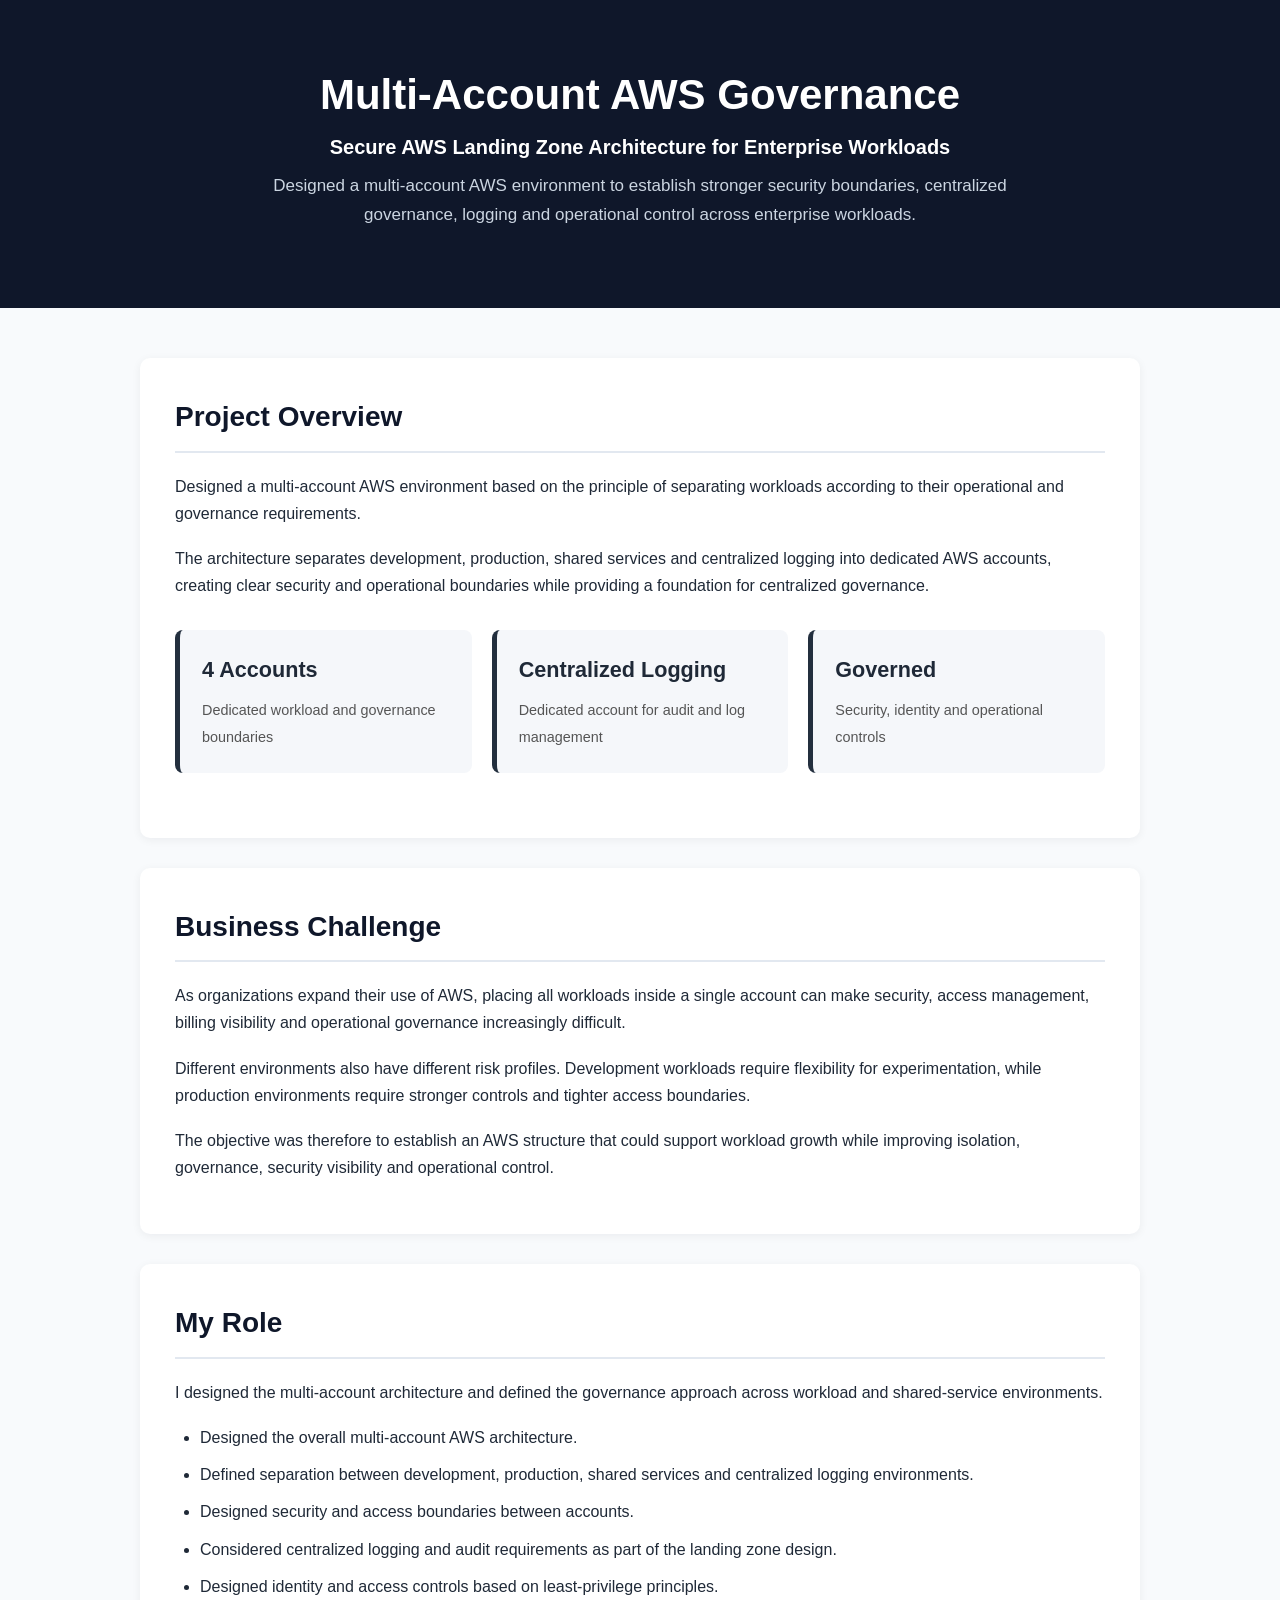
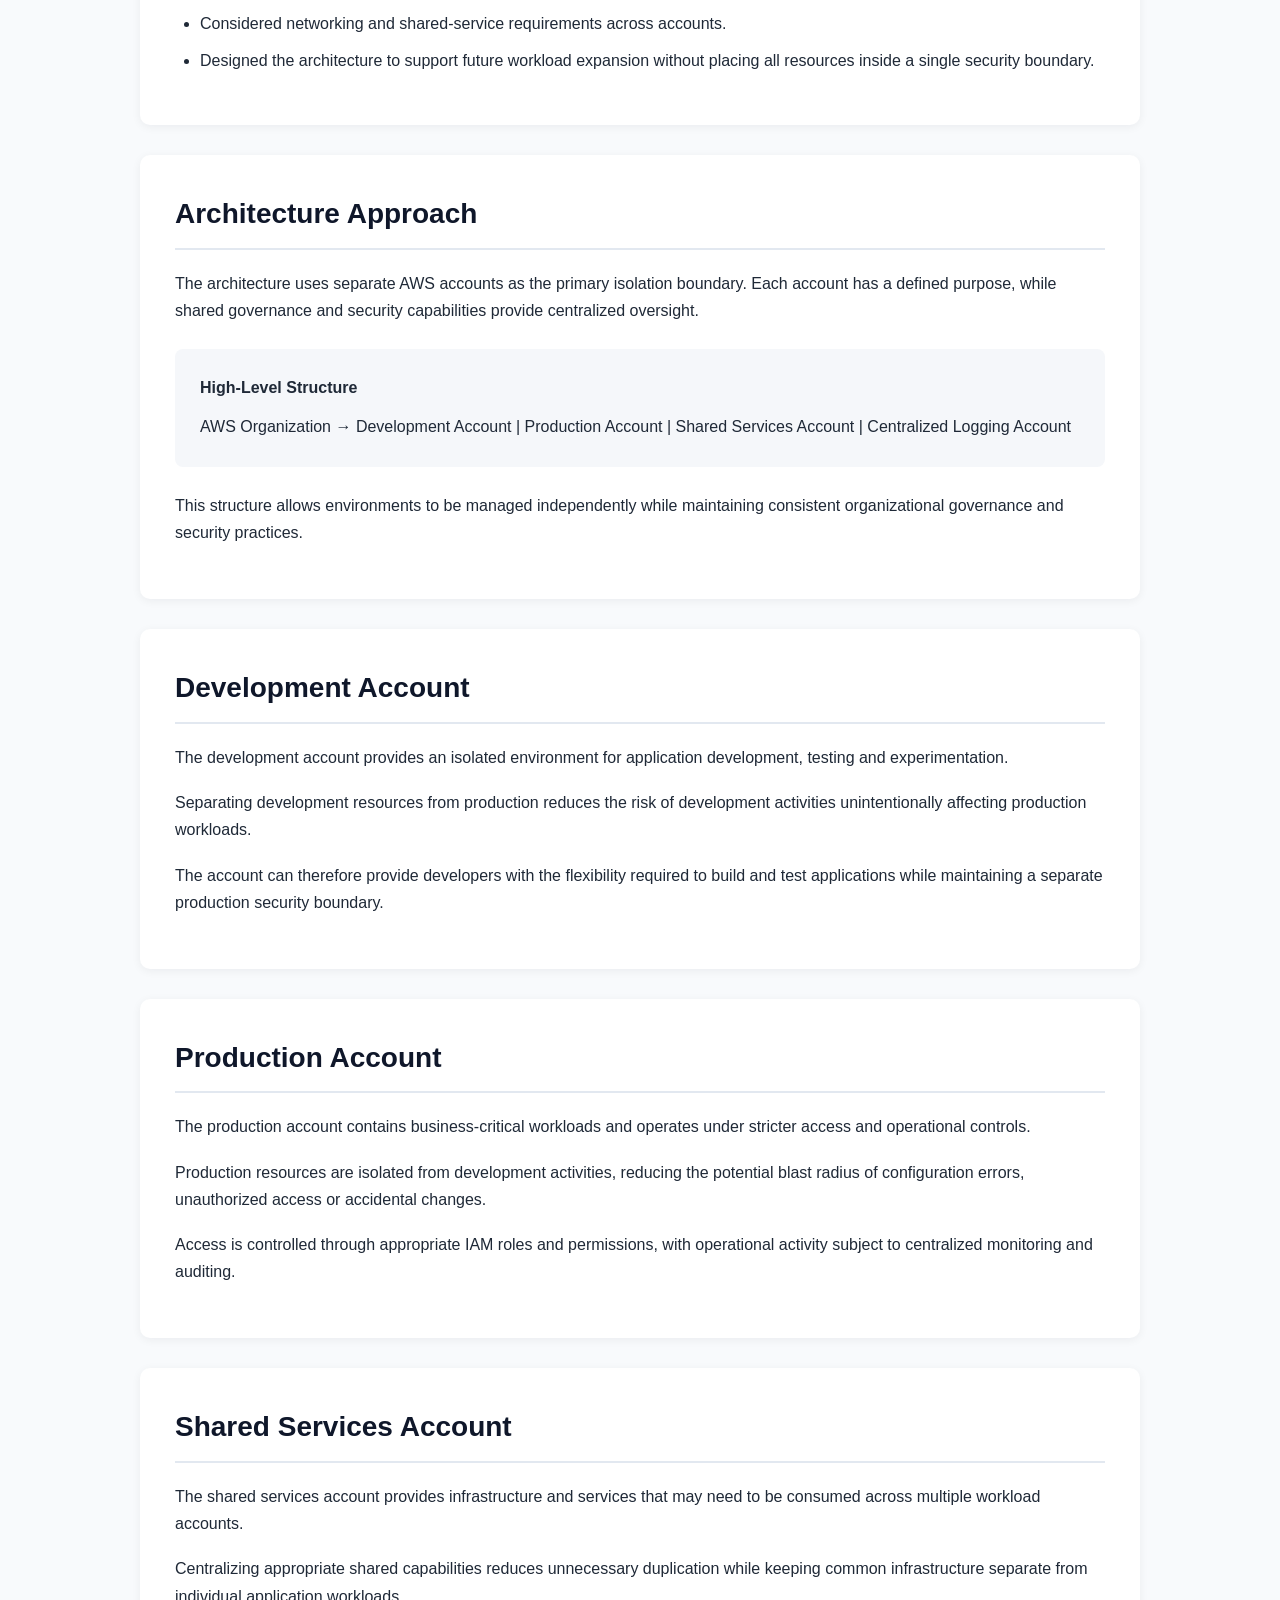
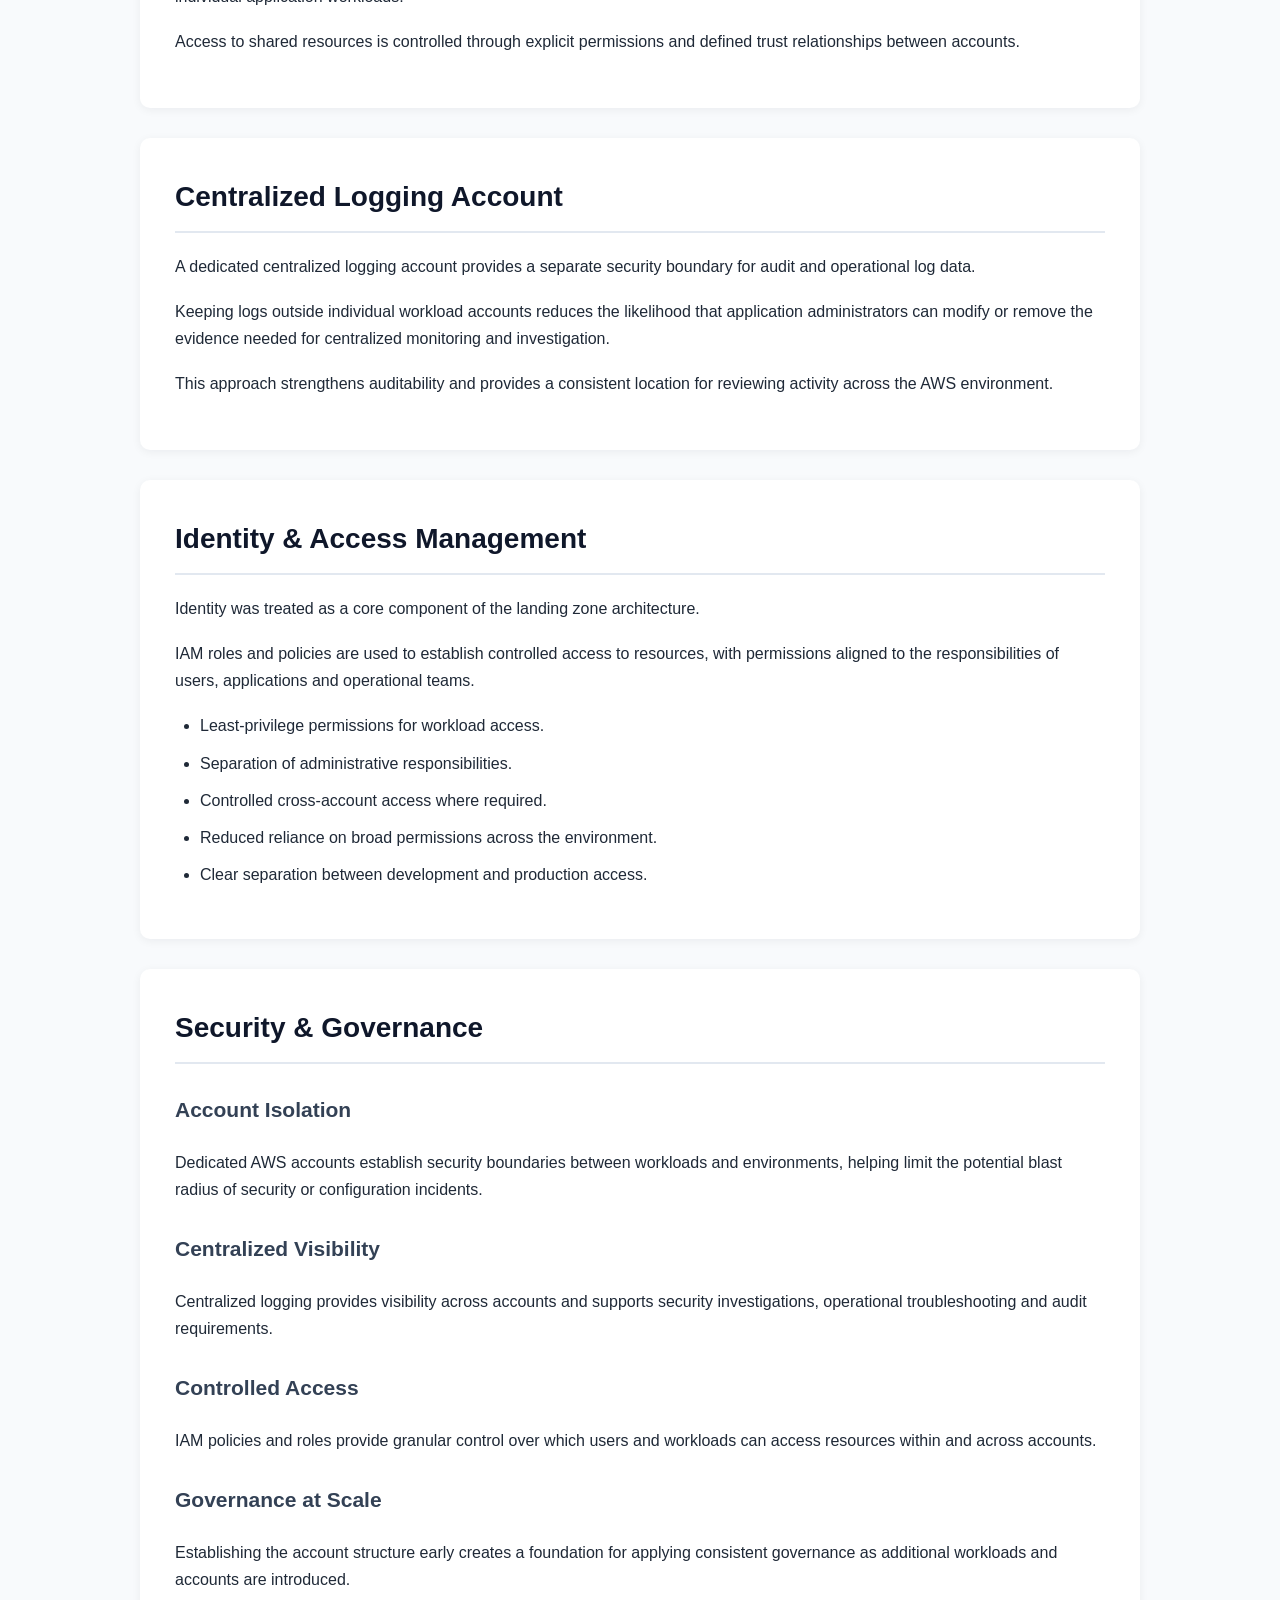
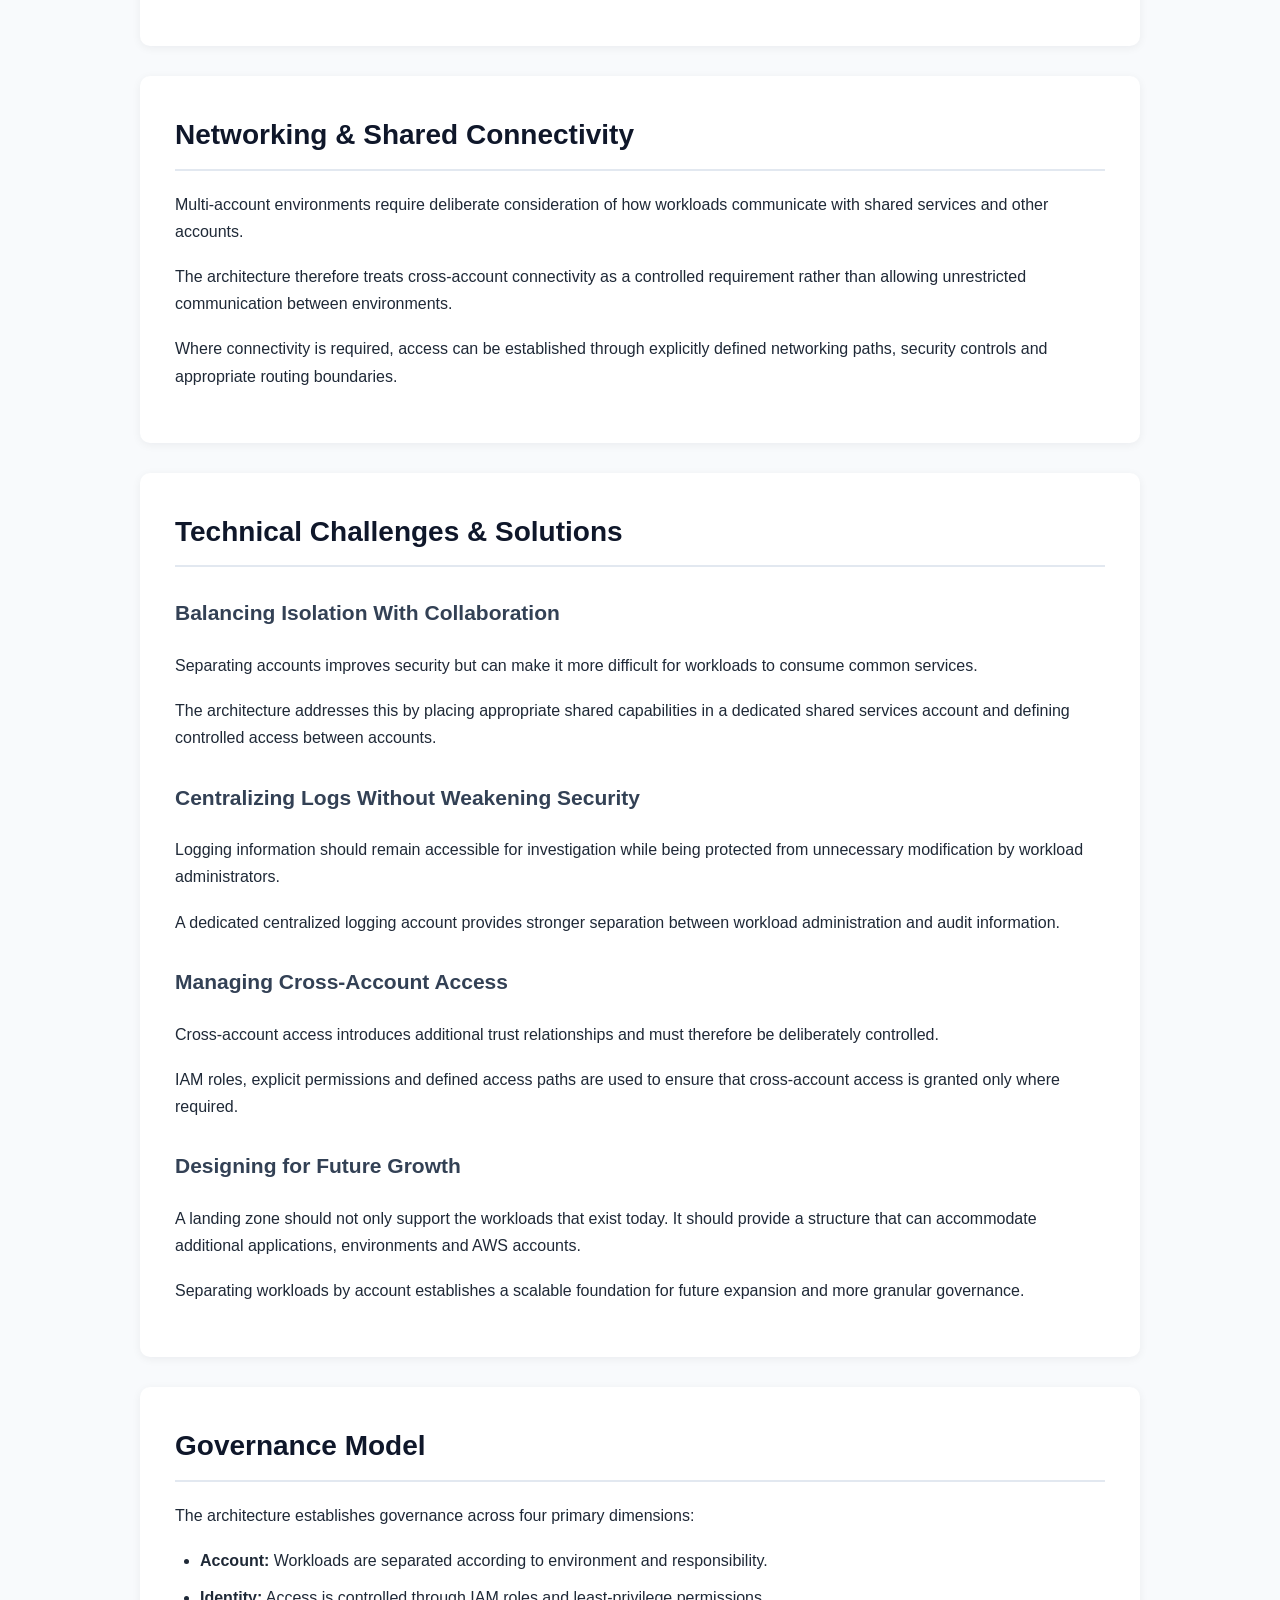
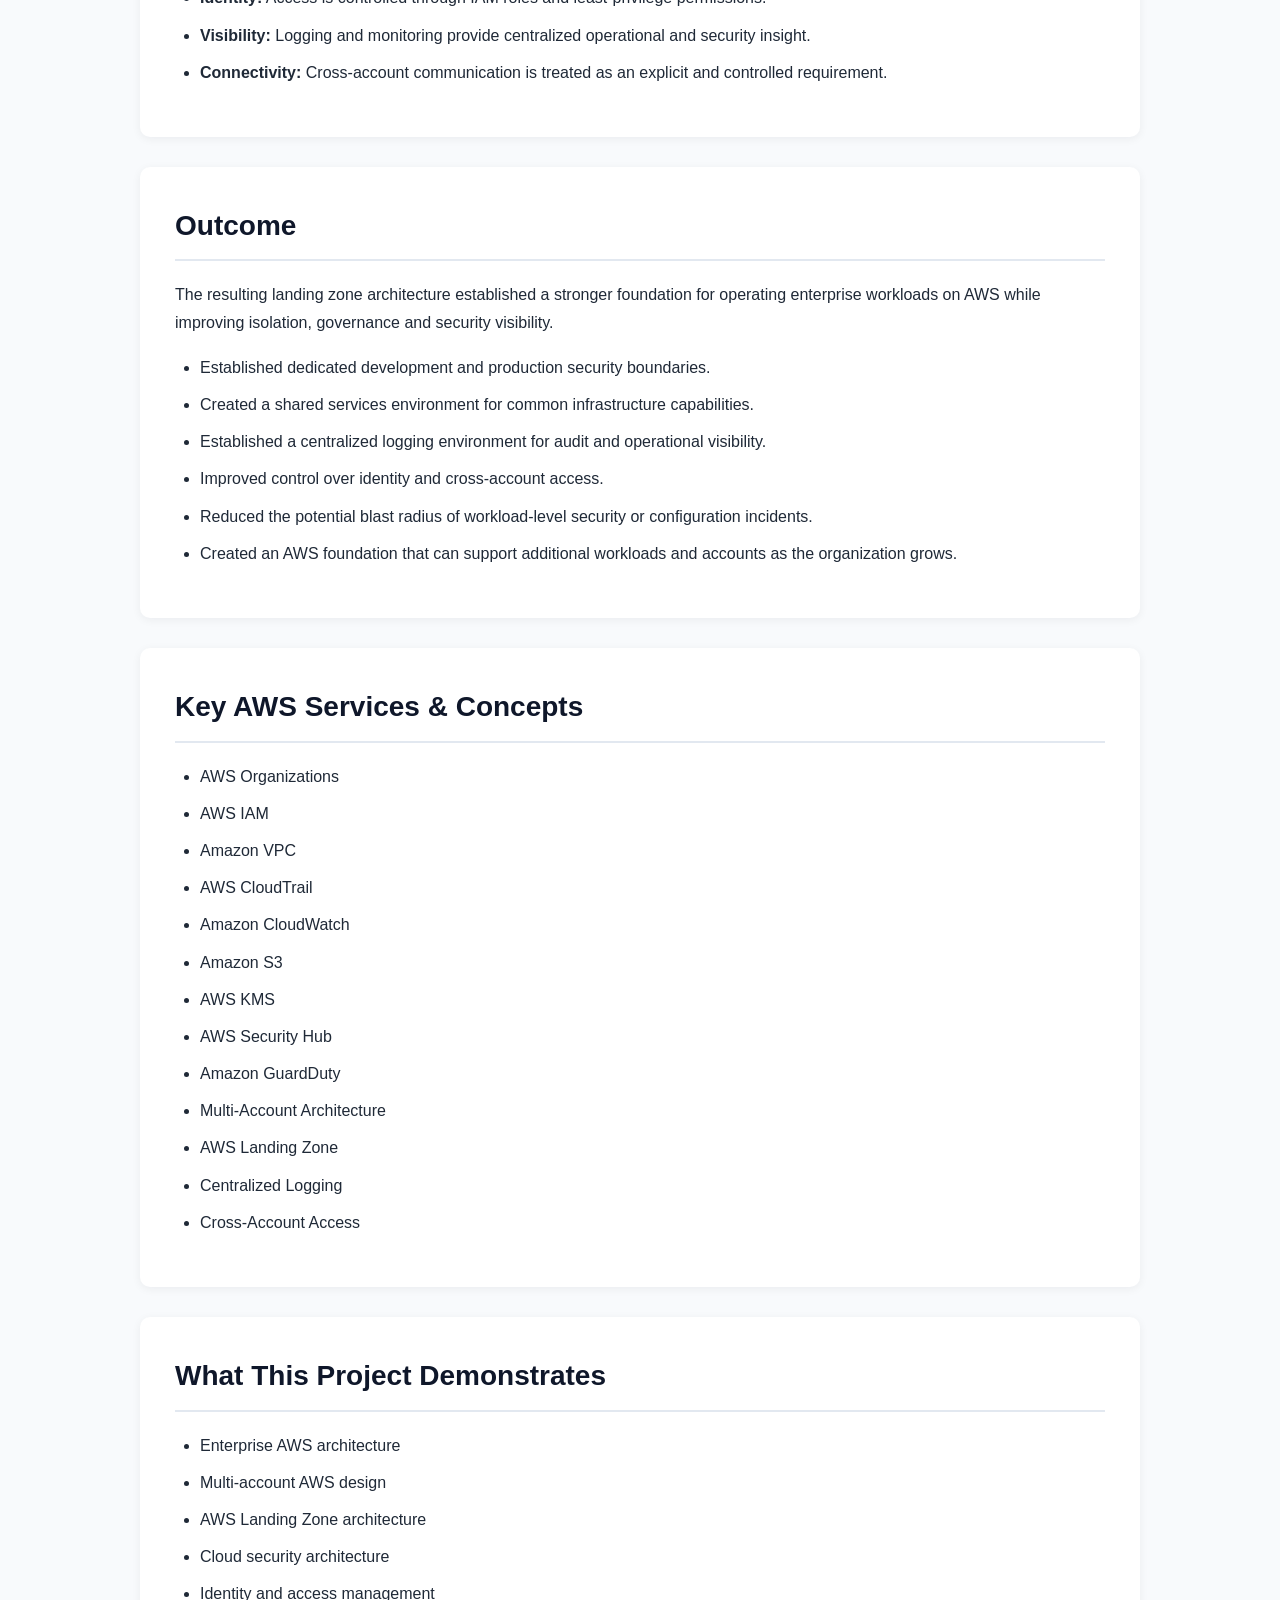
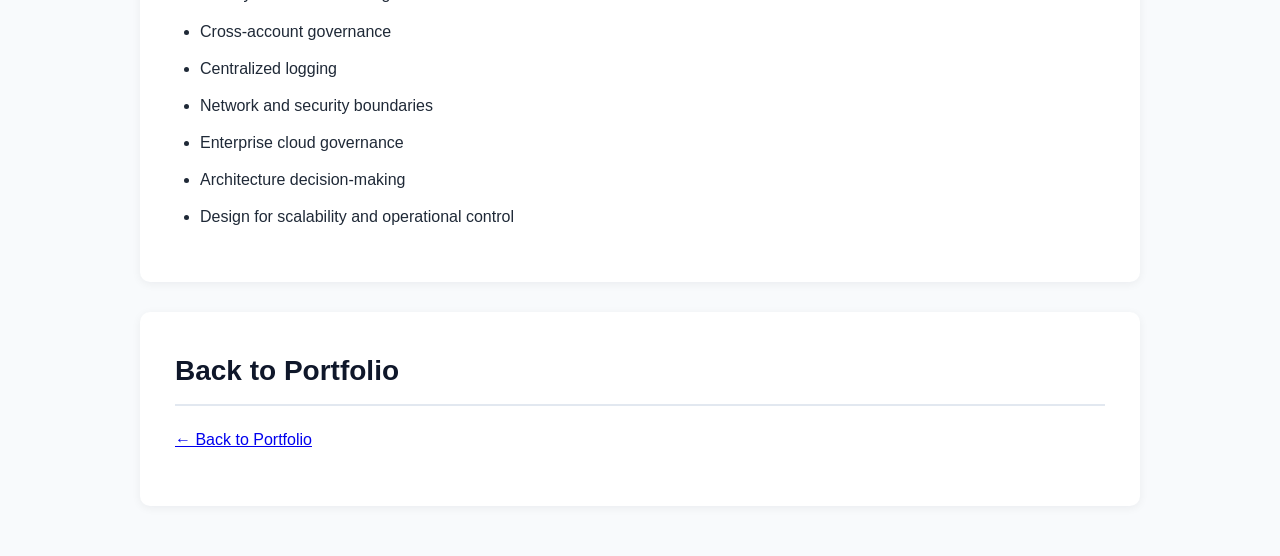
<file: projects/multi-account-governance/index.html>
<!DOCTYPE html>
<html lang="en">

<head>
    <meta charset="UTF-8">
    <link rel="stylesheet" href="../../style.css">
    <meta name="viewport" content="width=device-width, initial-scale=1.0">
    <title>Multi-Account AWS Governance | Gertrude Uchay</title>

    <style>
        .impact-highlight {
            display: grid;
            grid-template-columns: repeat(3, 1fr);
            gap: 20px;
            margin: 30px 0;
        }

        .impact-card {
            background: #f5f7fa;
            border-left: 5px solid #232f3e;
            padding: 22px;
            border-radius: 8px;
        }

        .impact-card .number {
            display: block;
            font-size: 1.35rem;
            font-weight: 700;
            margin-bottom: 8px;
        }

        .impact-card .label {
            font-size: 0.9rem;
            color: #555;
        }

        .architecture-flow {
            background: #f5f7fa;
            padding: 25px;
            margin: 25px 0;
            border-radius: 8px;
            line-height: 1.8;
        }

        .architecture-flow strong {
            display: block;
            margin-bottom: 10px;
        }

        @media (max-width: 700px) {
            .impact-highlight {
                grid-template-columns: 1fr;
            }
        }
    </style>
</head>

<body>

<header>
    <h1>Multi-Account AWS Governance</h1>

    <p>
        Secure AWS Landing Zone Architecture for Enterprise Workloads
    </p>

    <p>
        Designed a multi-account AWS environment to establish stronger
        security boundaries, centralized governance, logging and operational
        control across enterprise workloads.
    </p>
</header>


<main>

    <section>
        <h2>Project Overview</h2>

        <p>
            Designed a multi-account AWS environment based on the principle of
            separating workloads according to their operational and governance
            requirements.
        </p>

        <p>
            The architecture separates development, production, shared
            services and centralized logging into dedicated AWS accounts,
            creating clear security and operational boundaries while providing
            a foundation for centralized governance.
        </p>

        <div class="impact-highlight">

            <div class="impact-card">
                <span class="number">4 Accounts</span>
                <span class="label">Dedicated workload and governance boundaries</span>
            </div>

            <div class="impact-card">
                <span class="number">Centralized Logging</span>
                <span class="label">Dedicated account for audit and log management</span>
            </div>

            <div class="impact-card">
                <span class="number">Governed</span>
                <span class="label">Security, identity and operational controls</span>
            </div>

        </div>
    </section>


    <section>
        <h2>Business Challenge</h2>

        <p>
            As organizations expand their use of AWS, placing all workloads
            inside a single account can make security, access management,
            billing visibility and operational governance increasingly
            difficult.
        </p>

        <p>
            Different environments also have different risk profiles.
            Development workloads require flexibility for experimentation,
            while production environments require stronger controls and
            tighter access boundaries.
        </p>

        <p>
            The objective was therefore to establish an AWS structure that
            could support workload growth while improving isolation,
            governance, security visibility and operational control.
        </p>
    </section>


    <section>
        <h2>My Role</h2>

        <p>
            I designed the multi-account architecture and defined the
            governance approach across workload and shared-service
            environments.
        </p>

        <ul>
            <li>
                Designed the overall multi-account AWS architecture.
            </li>

            <li>
                Defined separation between development, production, shared
                services and centralized logging environments.
            </li>

            <li>
                Designed security and access boundaries between accounts.
            </li>

            <li>
                Considered centralized logging and audit requirements as part
                of the landing zone design.
            </li>

            <li>
                Designed identity and access controls based on least-privilege
                principles.
            </li>

            <li>
                Considered networking and shared-service requirements across
                accounts.
            </li>

            <li>
                Designed the architecture to support future workload
                expansion without placing all resources inside a single
                security boundary.
            </li>
        </ul>
    </section>


    <section>
        <h2>Architecture Approach</h2>

        <p>
            The architecture uses separate AWS accounts as the primary
            isolation boundary. Each account has a defined purpose, while
            shared governance and security capabilities provide centralized
            oversight.
        </p>

        <div class="architecture-flow">

            <strong>High-Level Structure</strong>

            AWS Organization
            →
            Development Account
            |
            Production Account
            |
            Shared Services Account
            |
            Centralized Logging Account

        </div>

        <p>
            This structure allows environments to be managed independently
            while maintaining consistent organizational governance and
            security practices.
        </p>
    </section>


    <section>
        <h2>Development Account</h2>

        <p>
            The development account provides an isolated environment for
            application development, testing and experimentation.
        </p>

        <p>
            Separating development resources from production reduces the risk
            of development activities unintentionally affecting production
            workloads.
        </p>

        <p>
            The account can therefore provide developers with the flexibility
            required to build and test applications while maintaining a
            separate production security boundary.
        </p>
    </section>


    <section>
        <h2>Production Account</h2>

        <p>
            The production account contains business-critical workloads and
            operates under stricter access and operational controls.
        </p>

        <p>
            Production resources are isolated from development activities,
            reducing the potential blast radius of configuration errors,
            unauthorized access or accidental changes.
        </p>

        <p>
            Access is controlled through appropriate IAM roles and
            permissions, with operational activity subject to centralized
            monitoring and auditing.
        </p>
    </section>


    <section>
        <h2>Shared Services Account</h2>

        <p>
            The shared services account provides infrastructure and services
            that may need to be consumed across multiple workload accounts.
        </p>

        <p>
            Centralizing appropriate shared capabilities reduces unnecessary
            duplication while keeping common infrastructure separate from
            individual application workloads.
        </p>

        <p>
            Access to shared resources is controlled through explicit
            permissions and defined trust relationships between accounts.
        </p>
    </section>


    <section>
        <h2>Centralized Logging Account</h2>

        <p>
            A dedicated centralized logging account provides a separate
            security boundary for audit and operational log data.
        </p>

        <p>
            Keeping logs outside individual workload accounts reduces the
            likelihood that application administrators can modify or remove
            the evidence needed for centralized monitoring and investigation.
        </p>

        <p>
            This approach strengthens auditability and provides a consistent
            location for reviewing activity across the AWS environment.
        </p>
    </section>


    <section>
        <h2>Identity & Access Management</h2>

        <p>
            Identity was treated as a core component of the landing zone
            architecture.
        </p>

        <p>
            IAM roles and policies are used to establish controlled access to
            resources, with permissions aligned to the responsibilities of
            users, applications and operational teams.
        </p>

        <ul>
            <li>
                Least-privilege permissions for workload access.
            </li>

            <li>
                Separation of administrative responsibilities.
            </li>

            <li>
                Controlled cross-account access where required.
            </li>

            <li>
                Reduced reliance on broad permissions across the environment.
            </li>

            <li>
                Clear separation between development and production access.
            </li>
        </ul>
    </section>


    <section>
        <h2>Security & Governance</h2>

        <h3>Account Isolation</h3>

        <p>
            Dedicated AWS accounts establish security boundaries between
            workloads and environments, helping limit the potential blast
            radius of security or configuration incidents.
        </p>

        <h3>Centralized Visibility</h3>

        <p>
            Centralized logging provides visibility across accounts and
            supports security investigations, operational troubleshooting and
            audit requirements.
        </p>

        <h3>Controlled Access</h3>

        <p>
            IAM policies and roles provide granular control over which users
            and workloads can access resources within and across accounts.
        </p>

        <h3>Governance at Scale</h3>

        <p>
            Establishing the account structure early creates a foundation for
            applying consistent governance as additional workloads and
            accounts are introduced.
        </p>
    </section>


    <section>
        <h2>Networking & Shared Connectivity</h2>

        <p>
            Multi-account environments require deliberate consideration of how
            workloads communicate with shared services and other accounts.
        </p>

        <p>
            The architecture therefore treats cross-account connectivity as a
            controlled requirement rather than allowing unrestricted
            communication between environments.
        </p>

        <p>
            Where connectivity is required, access can be established through
            explicitly defined networking paths, security controls and
            appropriate routing boundaries.
        </p>
    </section>


    <section>
        <h2>Technical Challenges & Solutions</h2>

        <h3>Balancing Isolation With Collaboration</h3>

        <p>
            Separating accounts improves security but can make it more
            difficult for workloads to consume common services.
        </p>

        <p>
            The architecture addresses this by placing appropriate shared
            capabilities in a dedicated shared services account and defining
            controlled access between accounts.
        </p>


        <h3>Centralizing Logs Without Weakening Security</h3>

        <p>
            Logging information should remain accessible for investigation
            while being protected from unnecessary modification by workload
            administrators.
        </p>

        <p>
            A dedicated centralized logging account provides stronger
            separation between workload administration and audit information.
        </p>


        <h3>Managing Cross-Account Access</h3>

        <p>
            Cross-account access introduces additional trust relationships and
            must therefore be deliberately controlled.
        </p>

        <p>
            IAM roles, explicit permissions and defined access paths are used
            to ensure that cross-account access is granted only where required.
        </p>


        <h3>Designing for Future Growth</h3>

        <p>
            A landing zone should not only support the workloads that exist
            today. It should provide a structure that can accommodate
            additional applications, environments and AWS accounts.
        </p>

        <p>
            Separating workloads by account establishes a scalable foundation
            for future expansion and more granular governance.
        </p>
    </section>


    <section>
        <h2>Governance Model</h2>

        <p>
            The architecture establishes governance across four primary
            dimensions:
        </p>

        <ul>
            <li>
                <strong>Account:</strong> Workloads are separated according to
                environment and responsibility.
            </li>

            <li>
                <strong>Identity:</strong> Access is controlled through IAM
                roles and least-privilege permissions.
            </li>

            <li>
                <strong>Visibility:</strong> Logging and monitoring provide
                centralized operational and security insight.
            </li>

            <li>
                <strong>Connectivity:</strong> Cross-account communication is
                treated as an explicit and controlled requirement.
            </li>
        </ul>
    </section>


    <section>
        <h2>Outcome</h2>

        <p>
            The resulting landing zone architecture established a stronger
            foundation for operating enterprise workloads on AWS while
            improving isolation, governance and security visibility.
        </p>

        <ul>
            <li>
                Established dedicated development and production security
                boundaries.
            </li>

            <li>
                Created a shared services environment for common
                infrastructure capabilities.
            </li>

            <li>
                Established a centralized logging environment for audit and
                operational visibility.
            </li>

            <li>
                Improved control over identity and cross-account access.
            </li>

            <li>
                Reduced the potential blast radius of workload-level security
                or configuration incidents.
            </li>

            <li>
                Created an AWS foundation that can support additional workloads
                and accounts as the organization grows.
            </li>
        </ul>
    </section>


    <section>
        <h2>Key AWS Services & Concepts</h2>

        <ul>
            <li>AWS Organizations</li>
            <li>AWS IAM</li>
            <li>Amazon VPC</li>
            <li>AWS CloudTrail</li>
            <li>Amazon CloudWatch</li>
            <li>Amazon S3</li>
            <li>AWS KMS</li>
            <li>AWS Security Hub</li>
            <li>Amazon GuardDuty</li>
            <li>Multi-Account Architecture</li>
            <li>AWS Landing Zone</li>
            <li>Centralized Logging</li>
            <li>Cross-Account Access</li>
        </ul>
    </section>


    <section>
        <h2>What This Project Demonstrates</h2>

        <ul>
            <li>Enterprise AWS architecture</li>
            <li>Multi-account AWS design</li>
            <li>AWS Landing Zone architecture</li>
            <li>Cloud security architecture</li>
            <li>Identity and access management</li>
            <li>Cross-account governance</li>
            <li>Centralized logging</li>
            <li>Network and security boundaries</li>
            <li>Enterprise cloud governance</li>
            <li>Architecture decision-making</li>
            <li>Design for scalability and operational control</li>
        </ul>
    </section>


    <section>
        <h2>Back to Portfolio</h2>

        <p>
            <a href="../../index.html">← Back to Portfolio</a>
        </p>
    </section>

</main>

</body>

</html>
</file>
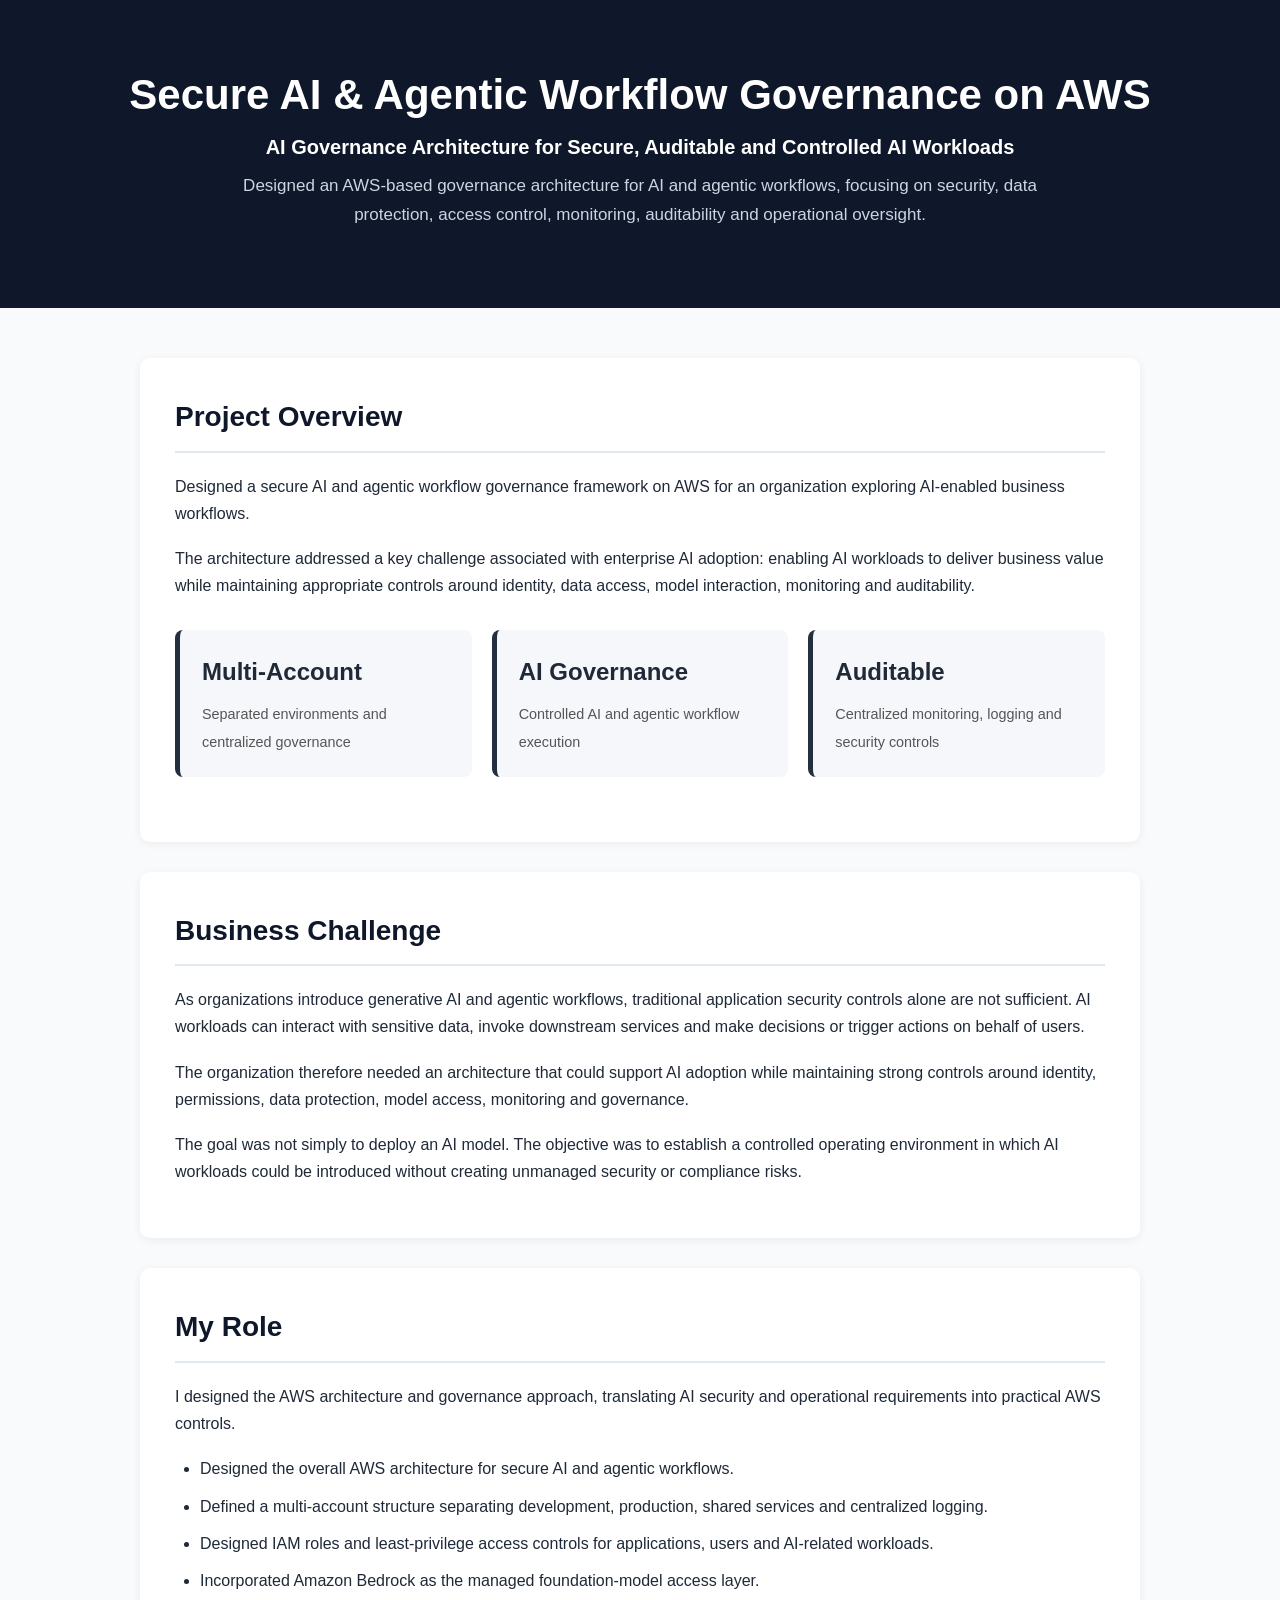
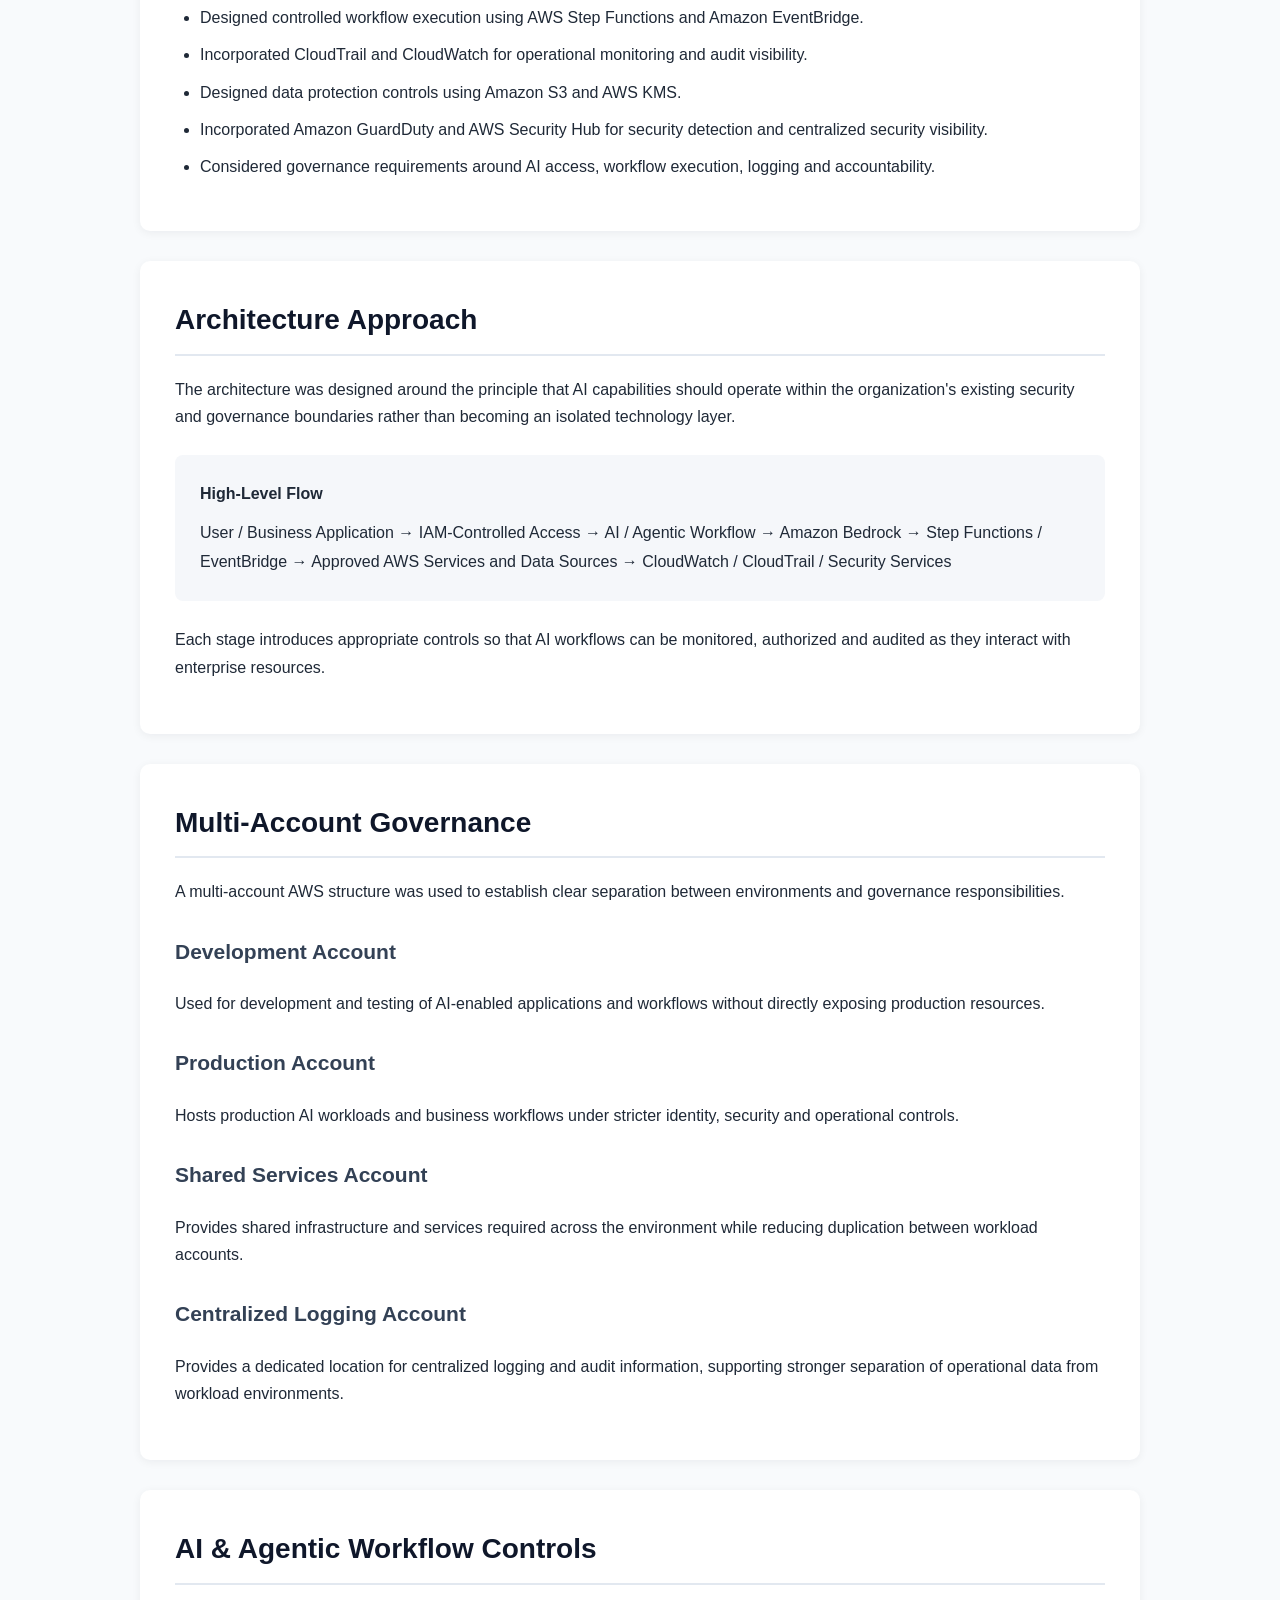
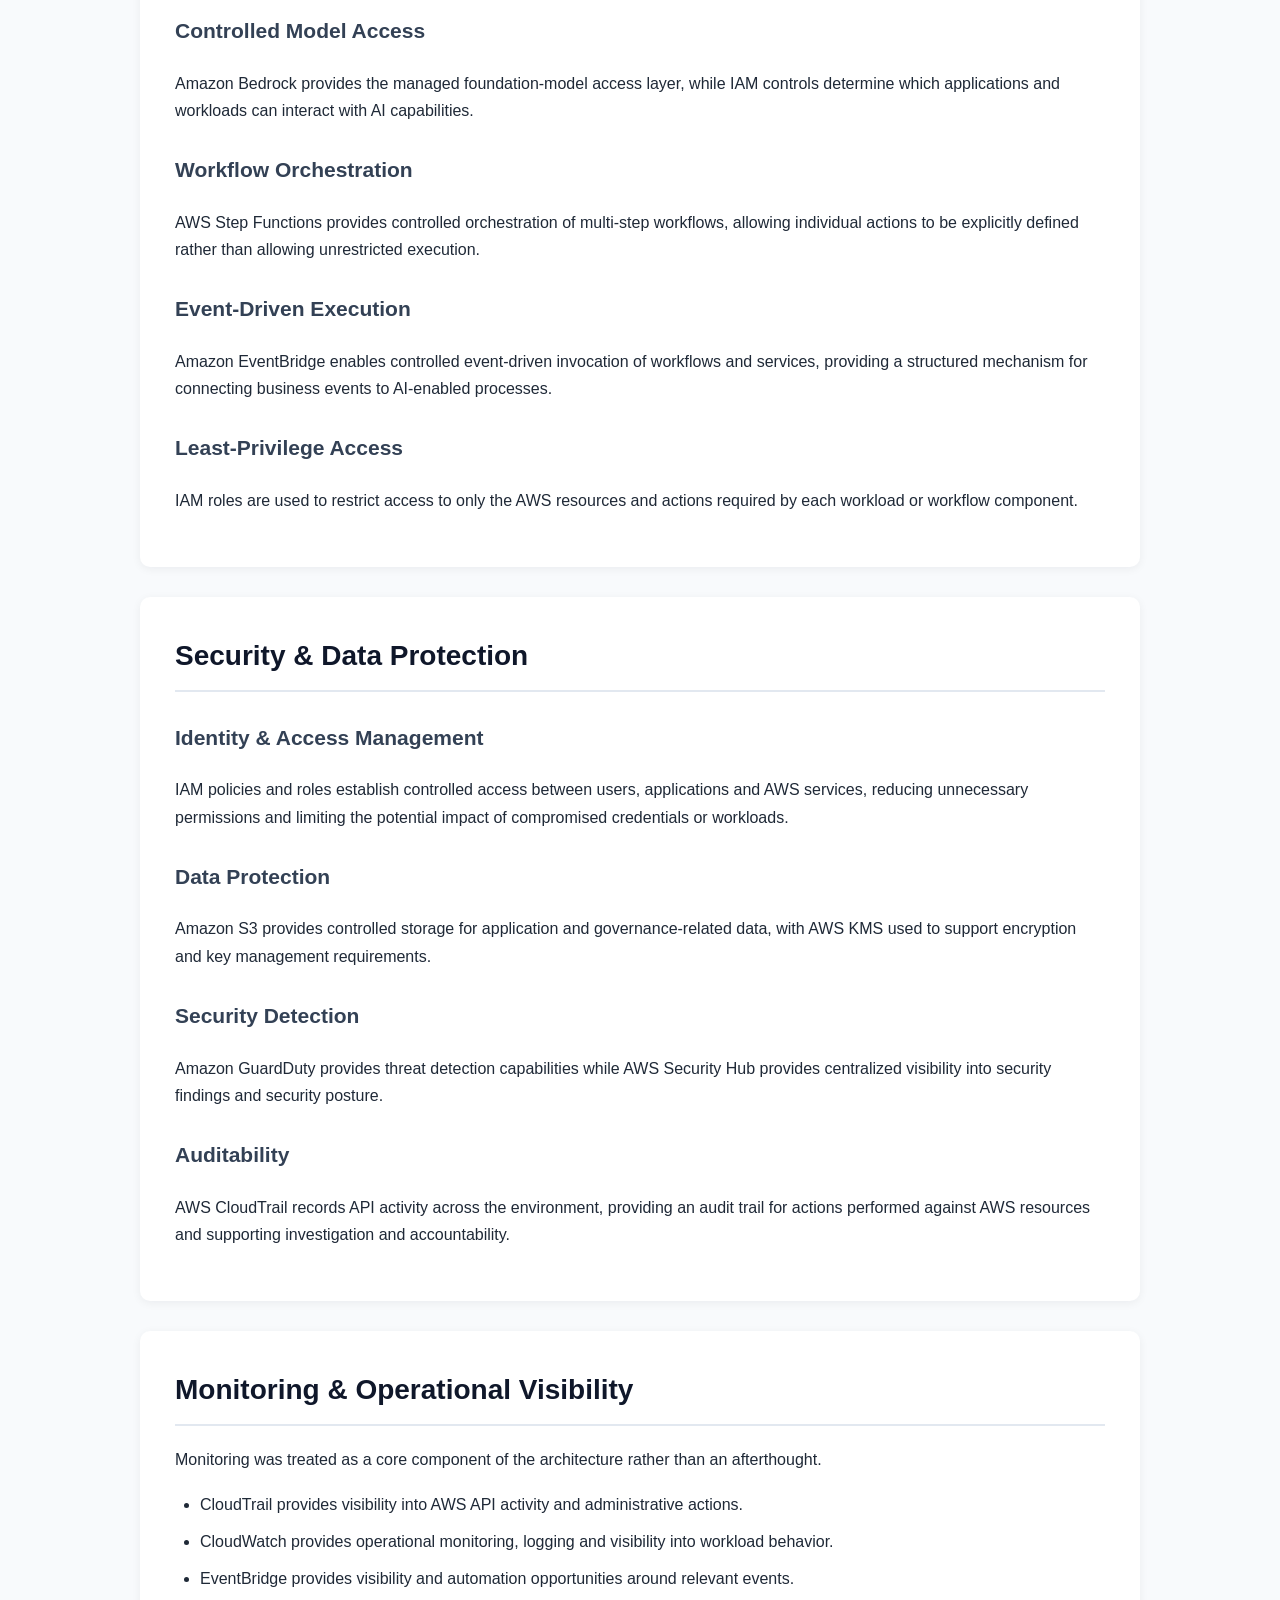
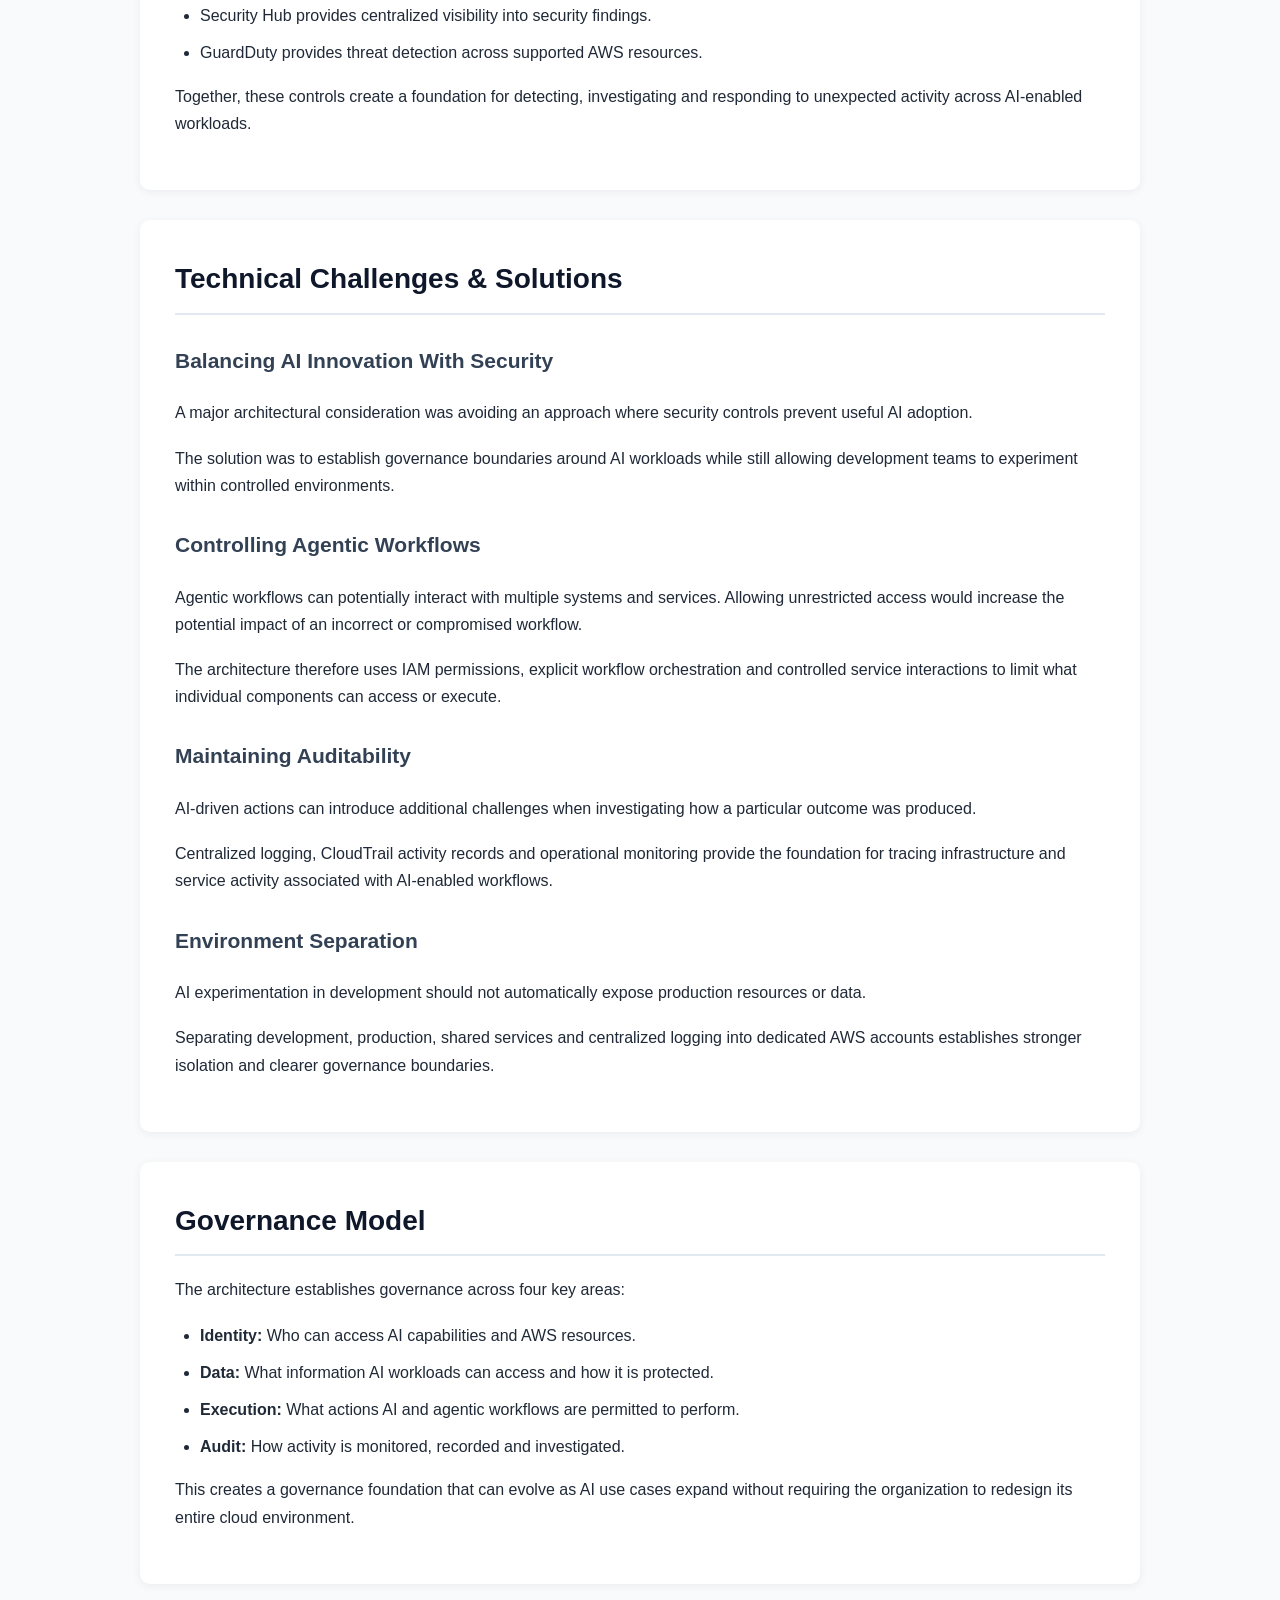
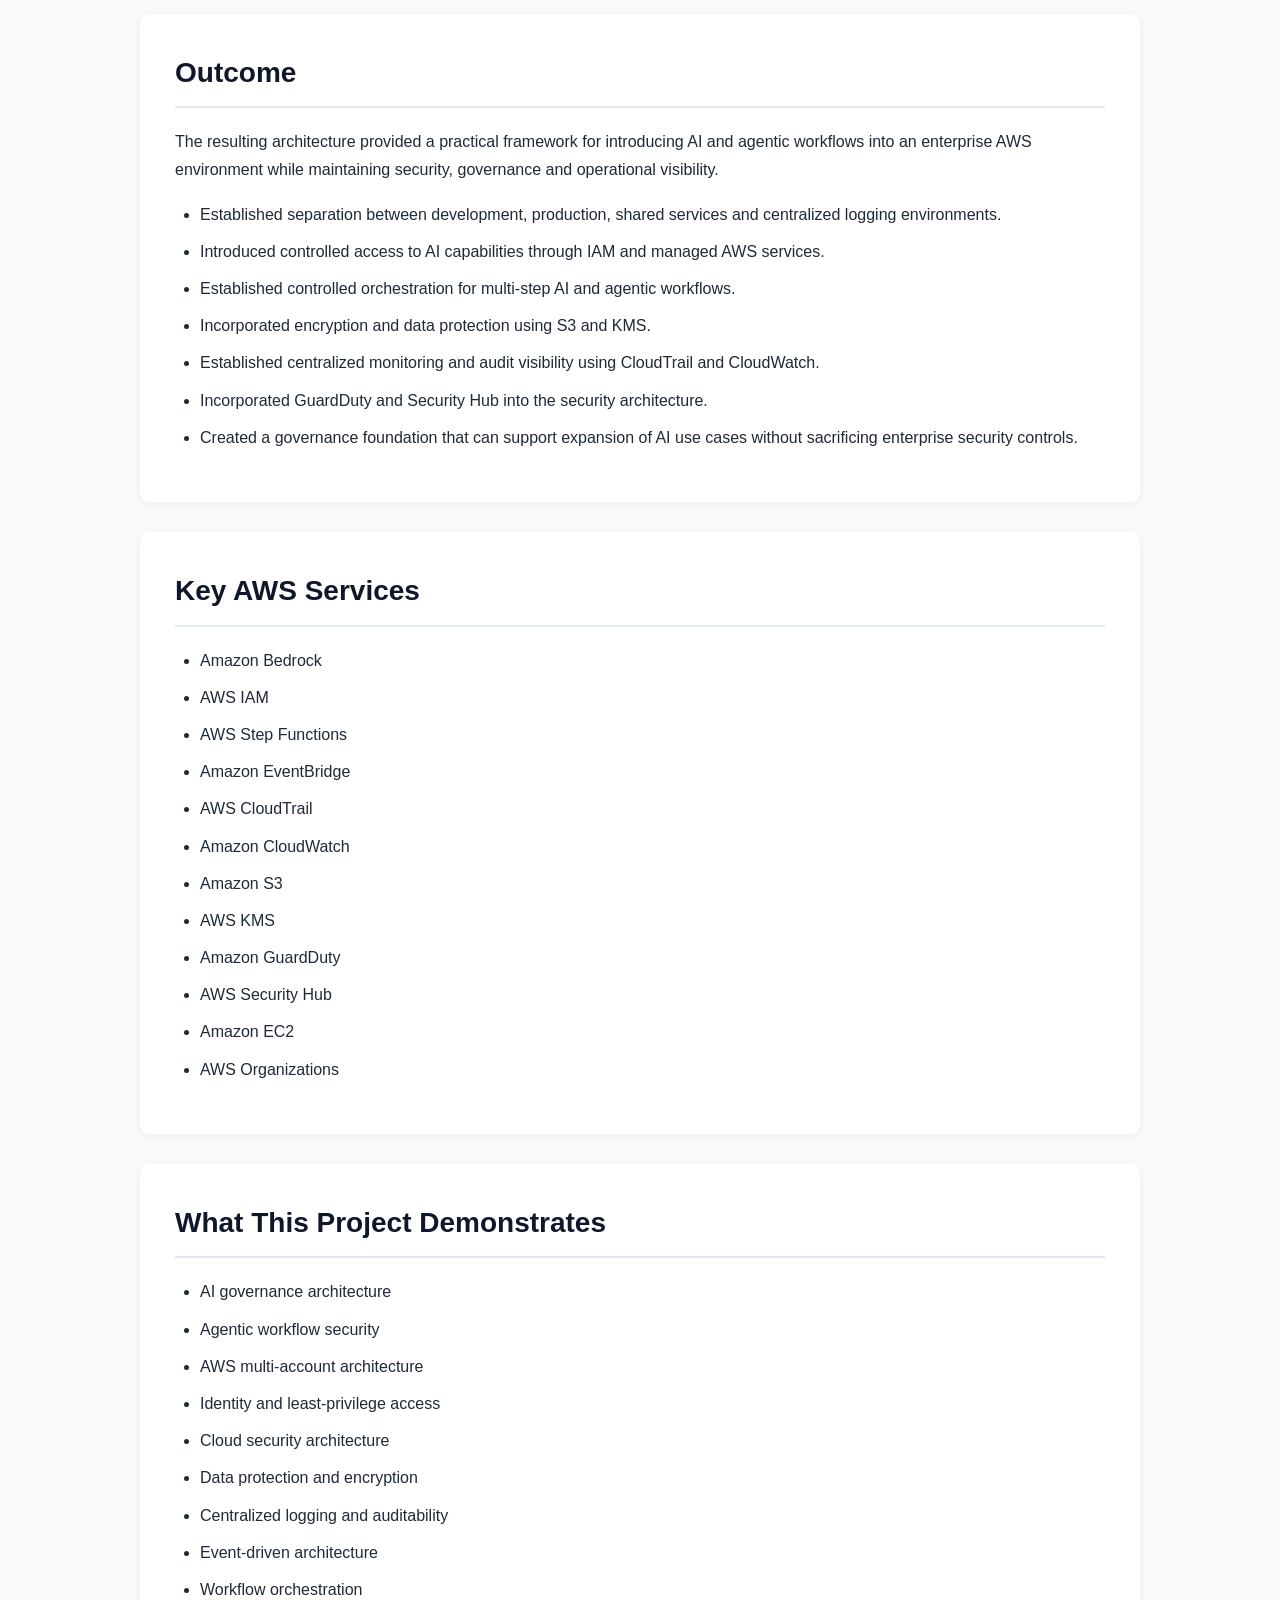
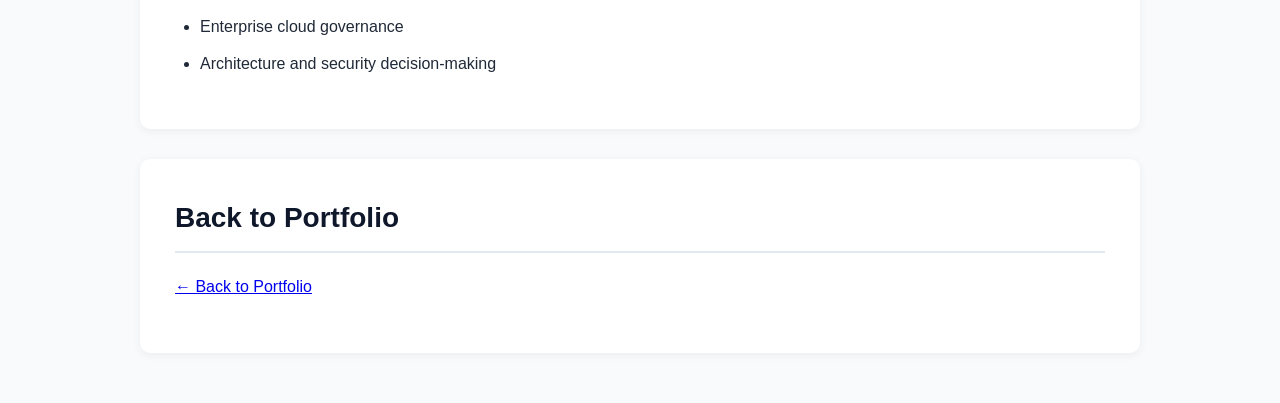
<file: projects/secure-ai-governance/index.html>
<!DOCTYPE html>
<html lang="en">

<head>
    <meta charset="UTF-8">
    <link rel="stylesheet" href="../../style.css">
    <meta name="viewport" content="width=device-width, initial-scale=1.0">
    <title>Secure AI & Agentic Workflow Governance | Gertrude Uchay</title>

    <style>
        .impact-highlight {
            display: grid;
            grid-template-columns: repeat(3, 1fr);
            gap: 20px;
            margin: 30px 0;
        }

        .impact-card {
            background: #f5f7fa;
            border-left: 5px solid #232f3e;
            padding: 22px;
            border-radius: 8px;
        }

        .impact-card .number {
            display: block;
            font-size: 1.5rem;
            font-weight: 700;
            margin-bottom: 8px;
        }

        .impact-card .label {
            font-size: 0.9rem;
            color: #555;
        }

        .architecture-flow {
            background: #f5f7fa;
            padding: 25px;
            margin: 25px 0;
            border-radius: 8px;
            line-height: 1.8;
        }

        .architecture-flow strong {
            display: block;
            margin-bottom: 10px;
        }

        @media (max-width: 700px) {
            .impact-highlight {
                grid-template-columns: 1fr;
            }
        }
    </style>
</head>

<body>

<header>
    <h1>Secure AI & Agentic Workflow Governance on AWS</h1>

    <p>
        AI Governance Architecture for Secure, Auditable and Controlled AI Workloads
    </p>

    <p>
        Designed an AWS-based governance architecture for AI and agentic
        workflows, focusing on security, data protection, access control,
        monitoring, auditability and operational oversight.
    </p>
</header>


<main>

    <section>
        <h2>Project Overview</h2>

        <p>
            Designed a secure AI and agentic workflow governance framework on AWS
            for an organization exploring AI-enabled business workflows.
        </p>

        <p>
            The architecture addressed a key challenge associated with
            enterprise AI adoption: enabling AI workloads to deliver business
            value while maintaining appropriate controls around identity,
            data access, model interaction, monitoring and auditability.
        </p>

        <div class="impact-highlight">

            <div class="impact-card">
                <span class="number">Multi-Account</span>
                <span class="label">Separated environments and centralized governance</span>
            </div>

            <div class="impact-card">
                <span class="number">AI Governance</span>
                <span class="label">Controlled AI and agentic workflow execution</span>
            </div>

            <div class="impact-card">
                <span class="number">Auditable</span>
                <span class="label">Centralized monitoring, logging and security controls</span>
            </div>

        </div>
    </section>


    <section>
        <h2>Business Challenge</h2>

        <p>
            As organizations introduce generative AI and agentic workflows,
            traditional application security controls alone are not sufficient.
            AI workloads can interact with sensitive data, invoke downstream
            services and make decisions or trigger actions on behalf of users.
        </p>

        <p>
            The organization therefore needed an architecture that could
            support AI adoption while maintaining strong controls around
            identity, permissions, data protection, model access, monitoring
            and governance.
        </p>

        <p>
            The goal was not simply to deploy an AI model. The objective was to
            establish a controlled operating environment in which AI workloads
            could be introduced without creating unmanaged security or
            compliance risks.
        </p>
    </section>


    <section>
        <h2>My Role</h2>

        <p>
            I designed the AWS architecture and governance approach, translating
            AI security and operational requirements into practical AWS
            controls.
        </p>

        <ul>
            <li>
                Designed the overall AWS architecture for secure AI and agentic
                workflows.
            </li>

            <li>
                Defined a multi-account structure separating development,
                production, shared services and centralized logging.
            </li>

            <li>
                Designed IAM roles and least-privilege access controls for
                applications, users and AI-related workloads.
            </li>

            <li>
                Incorporated Amazon Bedrock as the managed foundation-model
                access layer.
            </li>

            <li>
                Designed controlled workflow execution using AWS Step Functions
                and Amazon EventBridge.
            </li>

            <li>
                Incorporated CloudTrail and CloudWatch for operational
                monitoring and audit visibility.
            </li>

            <li>
                Designed data protection controls using Amazon S3 and AWS KMS.
            </li>

            <li>
                Incorporated Amazon GuardDuty and AWS Security Hub for security
                detection and centralized security visibility.
            </li>

            <li>
                Considered governance requirements around AI access,
                workflow execution, logging and accountability.
            </li>
        </ul>
    </section>


    <section>
        <h2>Architecture Approach</h2>

        <p>
            The architecture was designed around the principle that AI
            capabilities should operate within the organization's existing
            security and governance boundaries rather than becoming an
            isolated technology layer.
        </p>

        <div class="architecture-flow">

            <strong>High-Level Flow</strong>

            User / Business Application
            →
            IAM-Controlled Access
            →
            AI / Agentic Workflow
            →
            Amazon Bedrock
            →
            Step Functions / EventBridge
            →
            Approved AWS Services and Data Sources
            →
            CloudWatch / CloudTrail / Security Services

        </div>

        <p>
            Each stage introduces appropriate controls so that AI workflows can
            be monitored, authorized and audited as they interact with
            enterprise resources.
        </p>
    </section>


    <section>
        <h2>Multi-Account Governance</h2>

        <p>
            A multi-account AWS structure was used to establish clear
            separation between environments and governance responsibilities.
        </p>

        <h3>Development Account</h3>

        <p>
            Used for development and testing of AI-enabled applications and
            workflows without directly exposing production resources.
        </p>

        <h3>Production Account</h3>

        <p>
            Hosts production AI workloads and business workflows under stricter
            identity, security and operational controls.
        </p>

        <h3>Shared Services Account</h3>

        <p>
            Provides shared infrastructure and services required across the
            environment while reducing duplication between workload accounts.
        </p>

        <h3>Centralized Logging Account</h3>

        <p>
            Provides a dedicated location for centralized logging and audit
            information, supporting stronger separation of operational data
            from workload environments.
        </p>
    </section>


    <section>
        <h2>AI & Agentic Workflow Controls</h2>

        <h3>Controlled Model Access</h3>

        <p>
            Amazon Bedrock provides the managed foundation-model access layer,
            while IAM controls determine which applications and workloads can
            interact with AI capabilities.
        </p>

        <h3>Workflow Orchestration</h3>

        <p>
            AWS Step Functions provides controlled orchestration of multi-step
            workflows, allowing individual actions to be explicitly defined
            rather than allowing unrestricted execution.
        </p>

        <h3>Event-Driven Execution</h3>

        <p>
            Amazon EventBridge enables controlled event-driven invocation of
            workflows and services, providing a structured mechanism for
            connecting business events to AI-enabled processes.
        </p>

        <h3>Least-Privilege Access</h3>

        <p>
            IAM roles are used to restrict access to only the AWS resources and
            actions required by each workload or workflow component.
        </p>
    </section>


    <section>
        <h2>Security & Data Protection</h2>

        <h3>Identity & Access Management</h3>

        <p>
            IAM policies and roles establish controlled access between users,
            applications and AWS services, reducing unnecessary permissions and
            limiting the potential impact of compromised credentials or
            workloads.
        </p>

        <h3>Data Protection</h3>

        <p>
            Amazon S3 provides controlled storage for application and
            governance-related data, with AWS KMS used to support encryption
            and key management requirements.
        </p>

        <h3>Security Detection</h3>

        <p>
            Amazon GuardDuty provides threat detection capabilities while AWS
            Security Hub provides centralized visibility into security
            findings and security posture.
        </p>

        <h3>Auditability</h3>

        <p>
            AWS CloudTrail records API activity across the environment,
            providing an audit trail for actions performed against AWS
            resources and supporting investigation and accountability.
        </p>
    </section>


    <section>
        <h2>Monitoring & Operational Visibility</h2>

        <p>
            Monitoring was treated as a core component of the architecture
            rather than an afterthought.
        </p>

        <ul>
            <li>
                CloudTrail provides visibility into AWS API activity and
                administrative actions.
            </li>

            <li>
                CloudWatch provides operational monitoring, logging and
                visibility into workload behavior.
            </li>

            <li>
                EventBridge provides visibility and automation opportunities
                around relevant events.
            </li>

            <li>
                Security Hub provides centralized visibility into security
                findings.
            </li>

            <li>
                GuardDuty provides threat detection across supported AWS
                resources.
            </li>
        </ul>

        <p>
            Together, these controls create a foundation for detecting,
            investigating and responding to unexpected activity across
            AI-enabled workloads.
        </p>
    </section>


    <section>
        <h2>Technical Challenges & Solutions</h2>

        <h3>Balancing AI Innovation With Security</h3>

        <p>
            A major architectural consideration was avoiding an approach where
            security controls prevent useful AI adoption.
        </p>

        <p>
            The solution was to establish governance boundaries around AI
            workloads while still allowing development teams to experiment
            within controlled environments.
        </p>


        <h3>Controlling Agentic Workflows</h3>

        <p>
            Agentic workflows can potentially interact with multiple systems
            and services. Allowing unrestricted access would increase the
            potential impact of an incorrect or compromised workflow.
        </p>

        <p>
            The architecture therefore uses IAM permissions, explicit workflow
            orchestration and controlled service interactions to limit what
            individual components can access or execute.
        </p>


        <h3>Maintaining Auditability</h3>

        <p>
            AI-driven actions can introduce additional challenges when
            investigating how a particular outcome was produced.
        </p>

        <p>
            Centralized logging, CloudTrail activity records and operational
            monitoring provide the foundation for tracing infrastructure and
            service activity associated with AI-enabled workflows.
        </p>


        <h3>Environment Separation</h3>

        <p>
            AI experimentation in development should not automatically expose
            production resources or data.
        </p>

        <p>
            Separating development, production, shared services and centralized
            logging into dedicated AWS accounts establishes stronger isolation
            and clearer governance boundaries.
        </p>
    </section>


    <section>
        <h2>Governance Model</h2>

        <p>
            The architecture establishes governance across four key areas:
        </p>

        <ul>
            <li>
                <strong>Identity:</strong> Who can access AI capabilities and
                AWS resources.
            </li>

            <li>
                <strong>Data:</strong> What information AI workloads can access
                and how it is protected.
            </li>

            <li>
                <strong>Execution:</strong> What actions AI and agentic
                workflows are permitted to perform.
            </li>

            <li>
                <strong>Audit:</strong> How activity is monitored, recorded and
                investigated.
            </li>
        </ul>

        <p>
            This creates a governance foundation that can evolve as AI use
            cases expand without requiring the organization to redesign its
            entire cloud environment.
        </p>
    </section>


    <section>
        <h2>Outcome</h2>

        <p>
            The resulting architecture provided a practical framework for
            introducing AI and agentic workflows into an enterprise AWS
            environment while maintaining security, governance and operational
            visibility.
        </p>

        <ul>
            <li>
                Established separation between development, production, shared
                services and centralized logging environments.
            </li>

            <li>
                Introduced controlled access to AI capabilities through IAM and
                managed AWS services.
            </li>

            <li>
                Established controlled orchestration for multi-step AI and
                agentic workflows.
            </li>

            <li>
                Incorporated encryption and data protection using S3 and KMS.
            </li>

            <li>
                Established centralized monitoring and audit visibility using
                CloudTrail and CloudWatch.
            </li>

            <li>
                Incorporated GuardDuty and Security Hub into the security
                architecture.
            </li>

            <li>
                Created a governance foundation that can support expansion of
                AI use cases without sacrificing enterprise security controls.
            </li>
        </ul>
    </section>


    <section>
        <h2>Key AWS Services</h2>

        <ul>
            <li>Amazon Bedrock</li>
            <li>AWS IAM</li>
            <li>AWS Step Functions</li>
            <li>Amazon EventBridge</li>
            <li>AWS CloudTrail</li>
            <li>Amazon CloudWatch</li>
            <li>Amazon S3</li>
            <li>AWS KMS</li>
            <li>Amazon GuardDuty</li>
            <li>AWS Security Hub</li>
            <li>Amazon EC2</li>
            <li>AWS Organizations</li>
        </ul>
    </section>


    <section>
        <h2>What This Project Demonstrates</h2>

        <ul>
            <li>AI governance architecture</li>
            <li>Agentic workflow security</li>
            <li>AWS multi-account architecture</li>
            <li>Identity and least-privilege access</li>
            <li>Cloud security architecture</li>
            <li>Data protection and encryption</li>
            <li>Centralized logging and auditability</li>
            <li>Event-driven architecture</li>
            <li>Workflow orchestration</li>
            <li>Enterprise cloud governance</li>
            <li>Architecture and security decision-making</li>
        </ul>
    </section>


    <section>
        <h2>Back to Portfolio</h2>

        <p>
            <a href="../../index.html">← Back to Portfolio</a>
        </p>
    </section>

</main>

</body>
</html>
</file>
<file: style.css>
/* ==============================
   Global Styles
   ============================== */

* {
    box-sizing: border-box;
}

html {
    scroll-behavior: smooth;
}

body {
    margin: 0;
    font-family: Arial, Helvetica, sans-serif;
    line-height: 1.7;
    color: #1f2937;
    background: #f8fafc;
}


/* ==============================
   Header
   ============================== */

header {
    background: #0f172a;
    color: white;
    padding: 70px 20px;
    text-align: center;
}

header h1 {
    margin: 0 0 10px;
    font-size: 42px;
    line-height: 1.2;
}

header p {
    margin: 8px auto;
    max-width: 800px;
}

header p:first-of-type {
    font-size: 20px;
    font-weight: bold;
}

header p:last-of-type {
    color: #cbd5e1;
    font-size: 17px;
}


/* ==============================
   Main Content
   ============================== */

main {
    width: 90%;
    max-width: 1000px;
    margin: 50px auto;
}

section {
    background: white;
    margin-bottom: 30px;
    padding: 35px;
    border-radius: 10px;
    box-shadow: 0 2px 10px rgba(15, 23, 42, 0.06);
}

section h2 {
    margin-top: 0;
    margin-bottom: 20px;
    color: #0f172a;
    font-size: 28px;
    border-bottom: 2px solid #e2e8f0;
    padding-bottom: 10px;
}

section h3 {
    margin-top: 28px;
    color: #334155;
    font-size: 21px;
}

p {
    margin-top: 0;
    margin-bottom: 18px;
}


/* ==============================
   Lists
   ============================== */

ul,
ol {
    padding-left: 25px;
}

li {
    margin-bottom: 10px;
}


/* ==============================
   Architecture Diagram
   ============================== */

section img {
    display: block;
    width: 100%;
    height: auto;
    margin: 30px auto 10px;
    border: 1px solid #e2e8f0;
    border-radius: 8px;
}


/* ==============================
   Responsive Design
   ============================== */

@media (max-width: 700px) {

    header {
        padding: 50px 20px;
    }

    header h1 {
        font-size: 32px;
    }

    header p:first-of-type {
        font-size: 17px;
    }

    section {
        padding: 25px 20px;
    }

    section h2 {
        font-size: 24px;
    }

    section h3 {
        font-size: 19px;
    }

    main {
        width: 94%;
        margin: 30px auto;
    }
}
</file>
